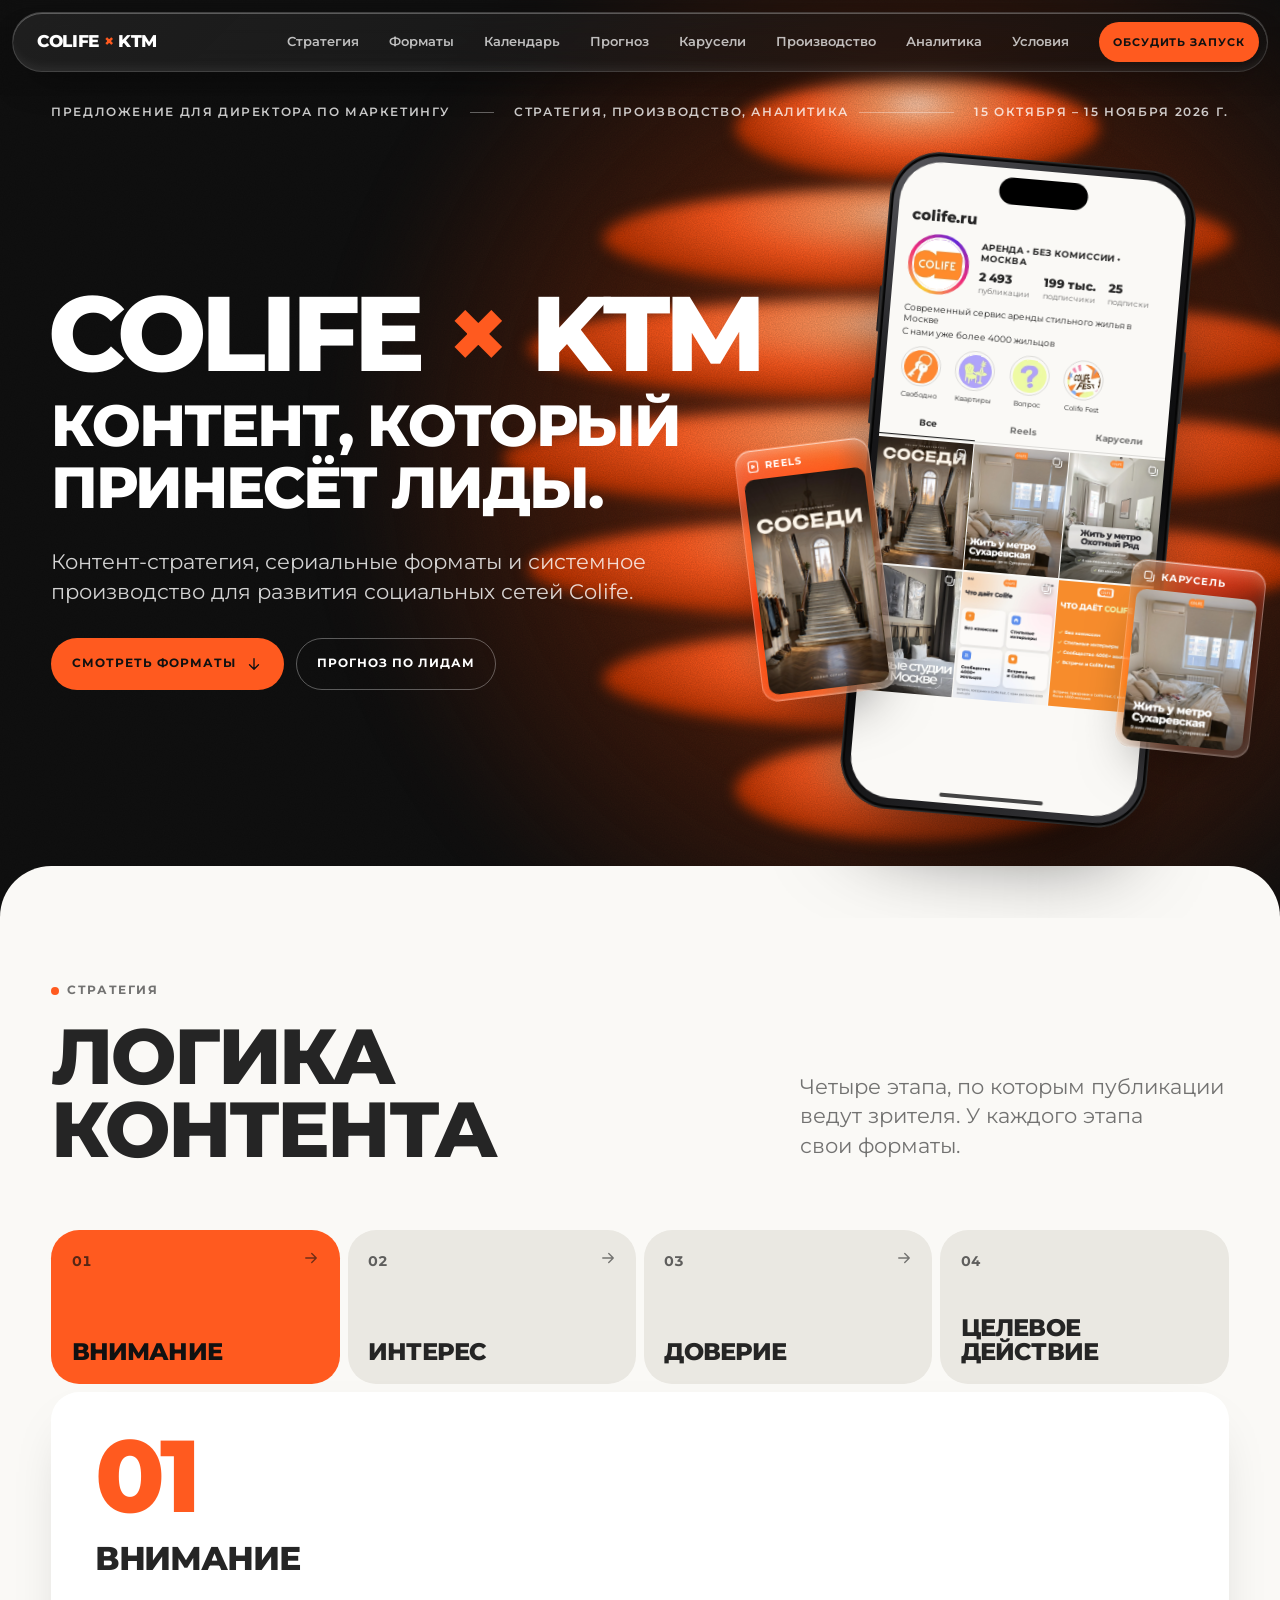
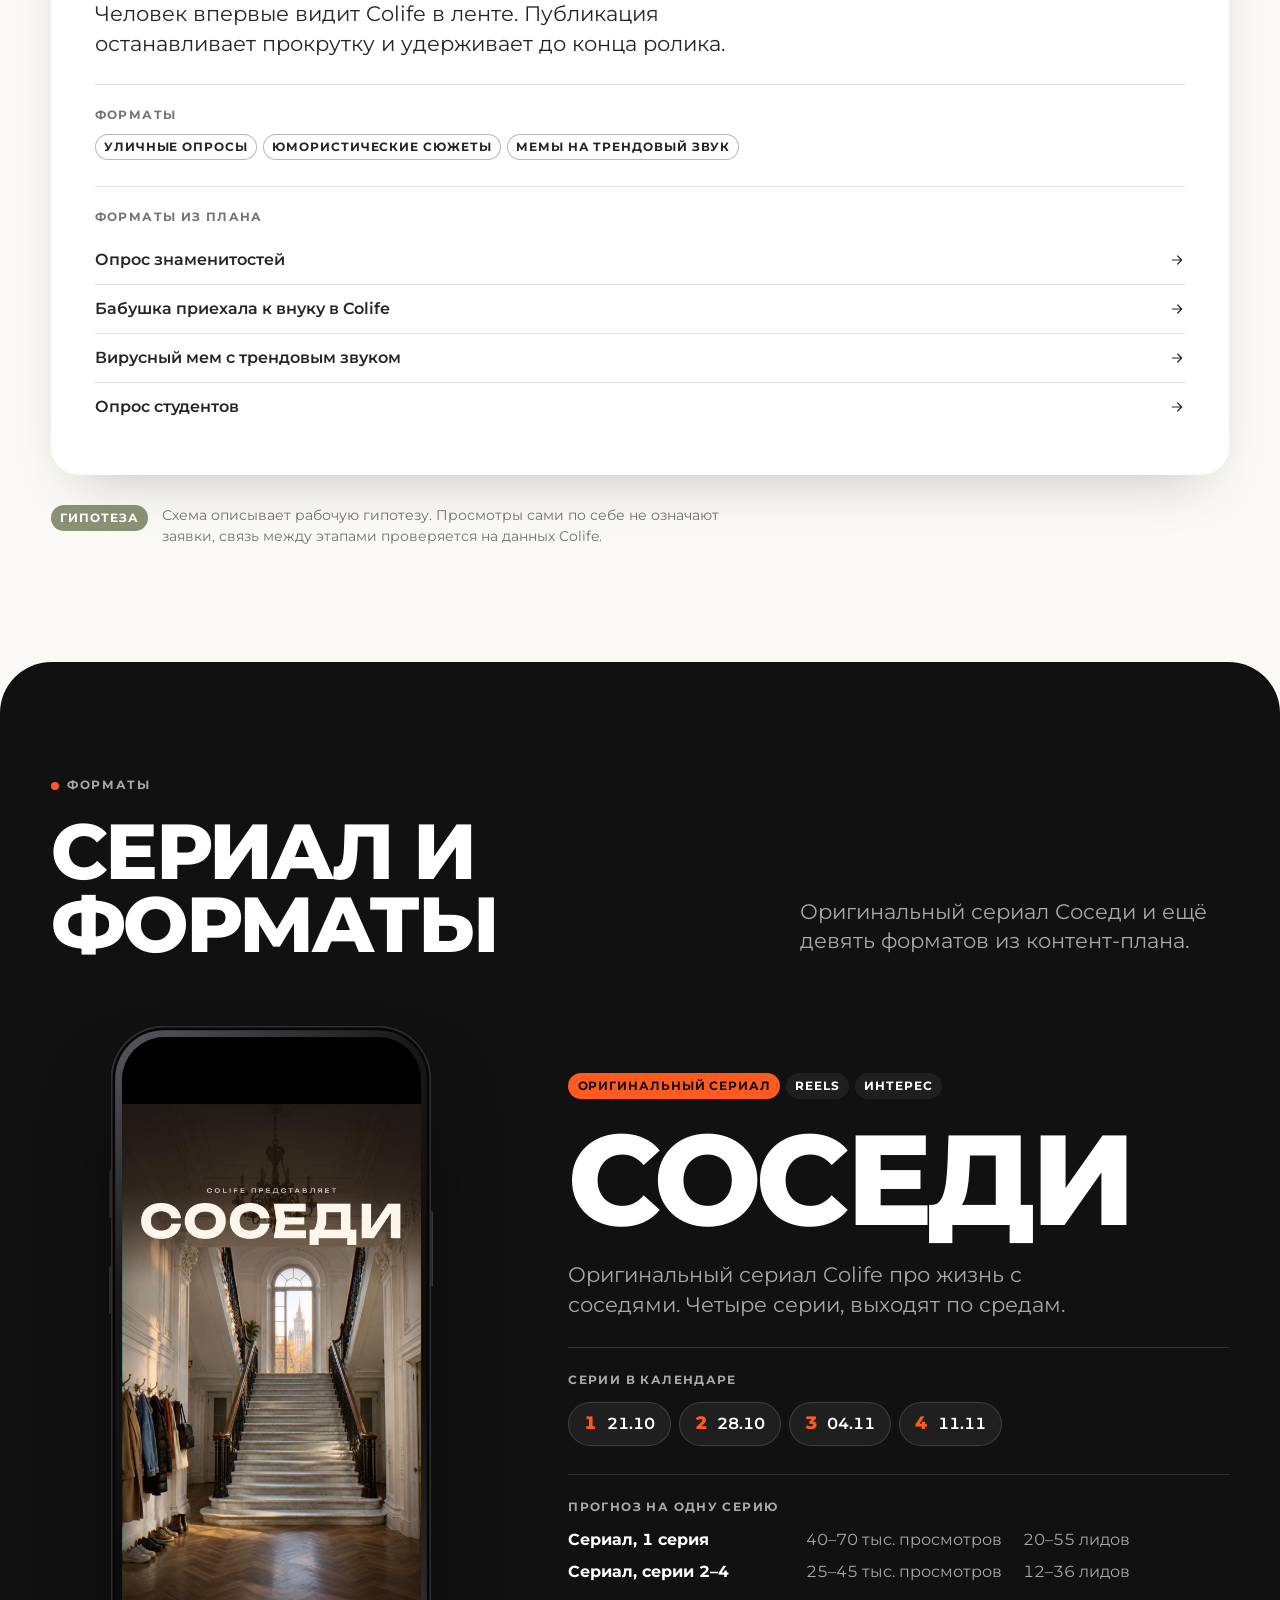
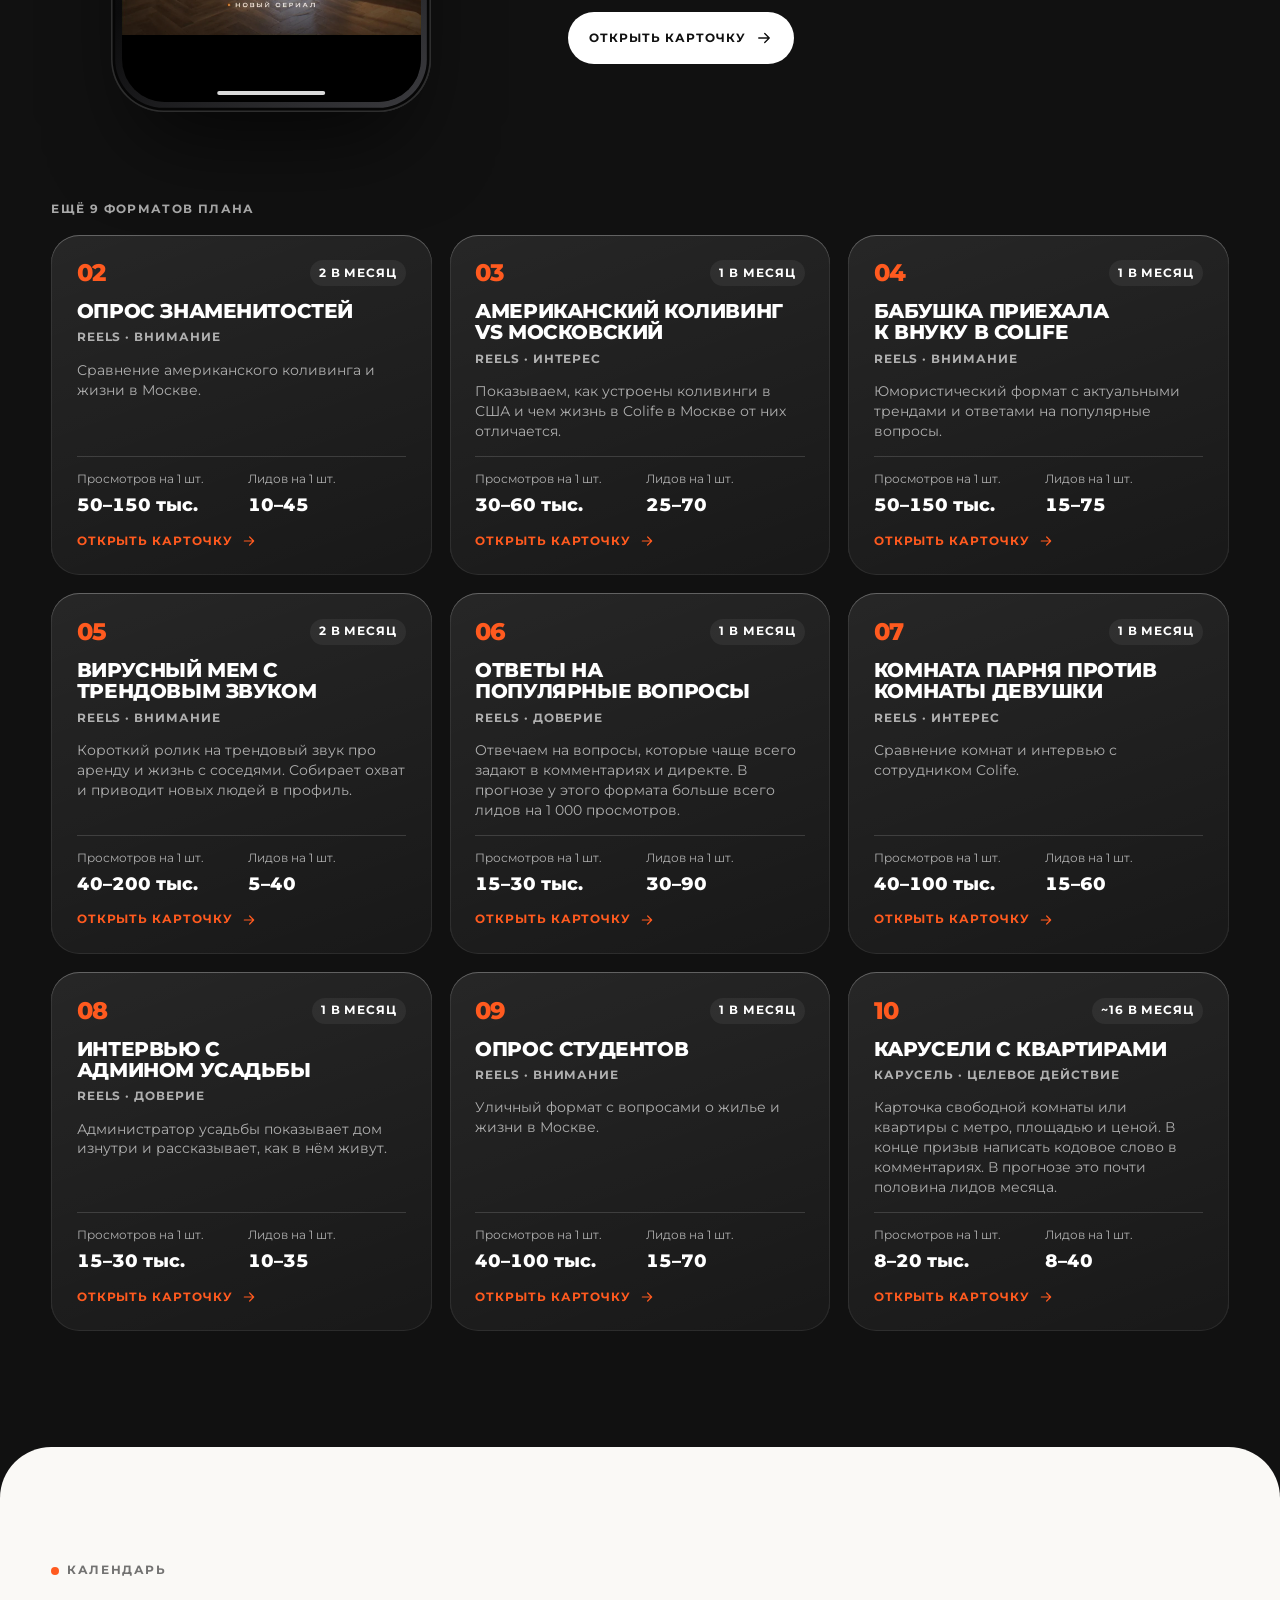
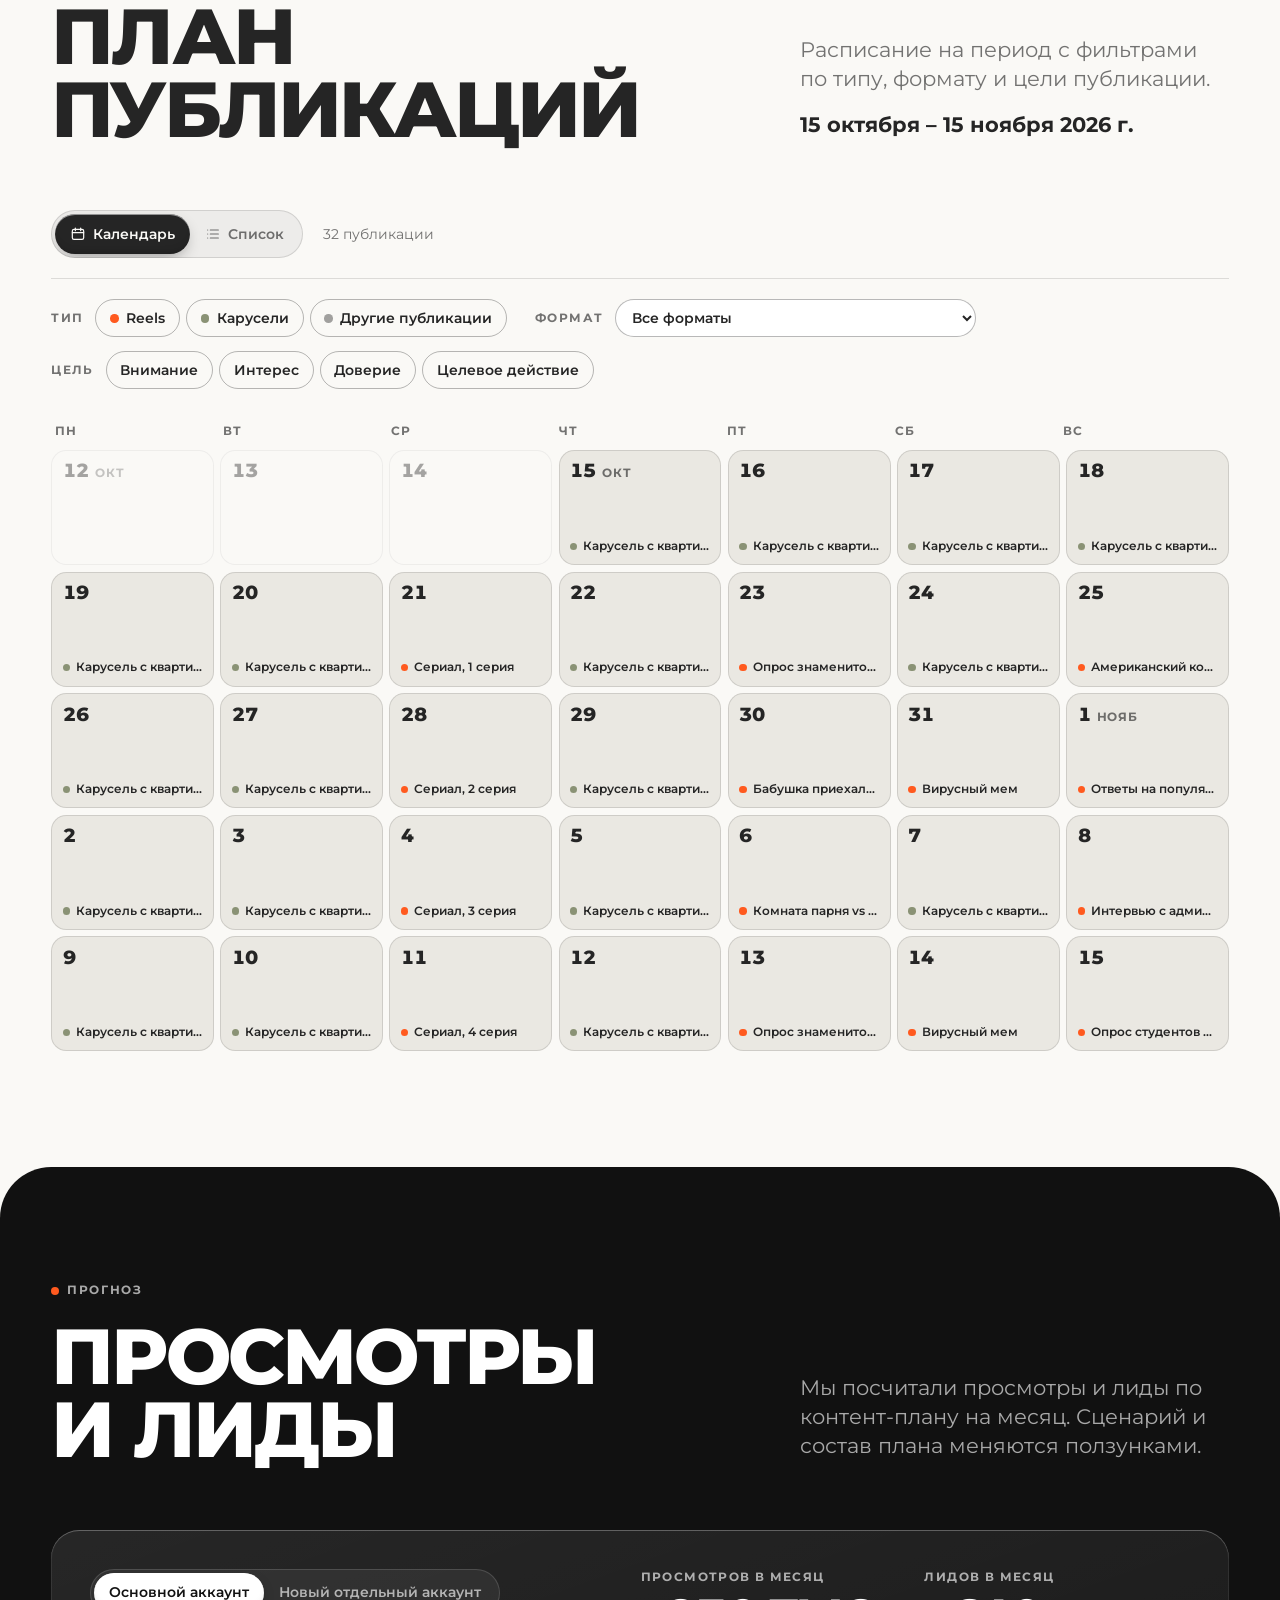
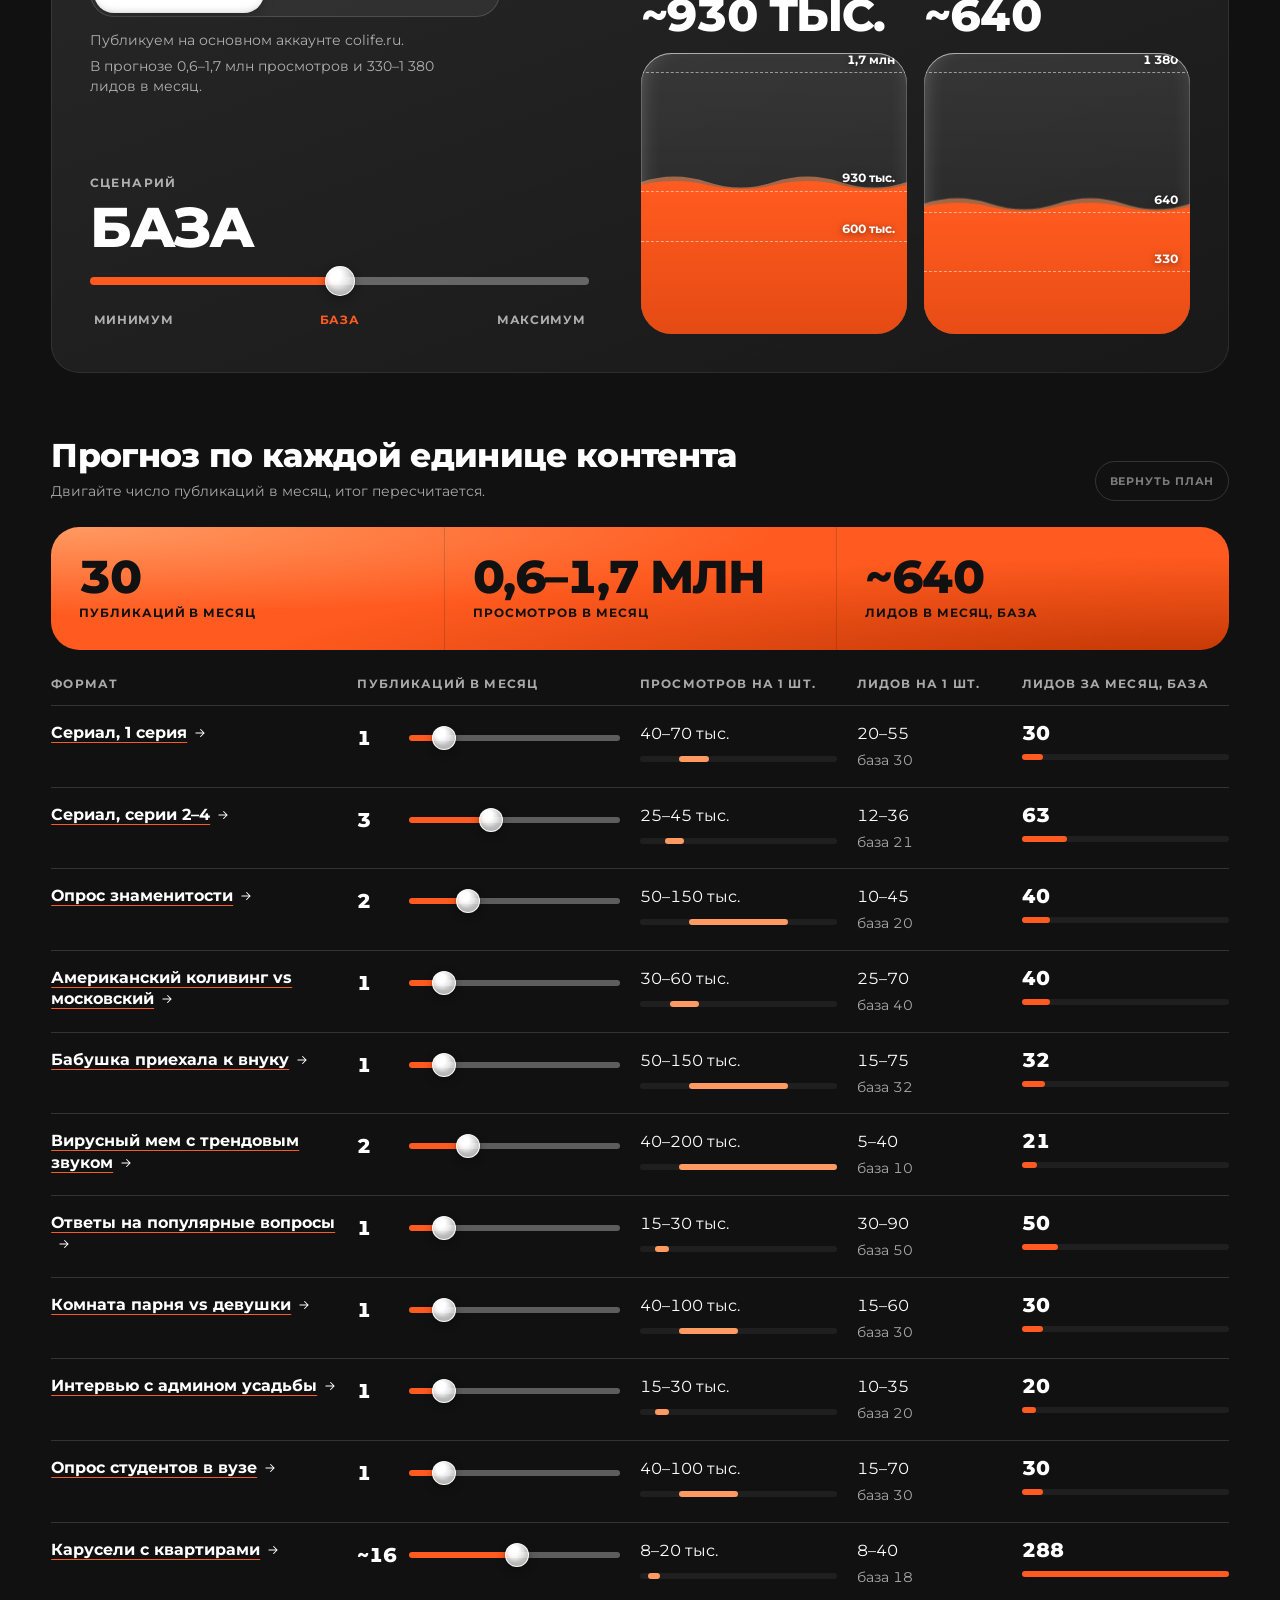
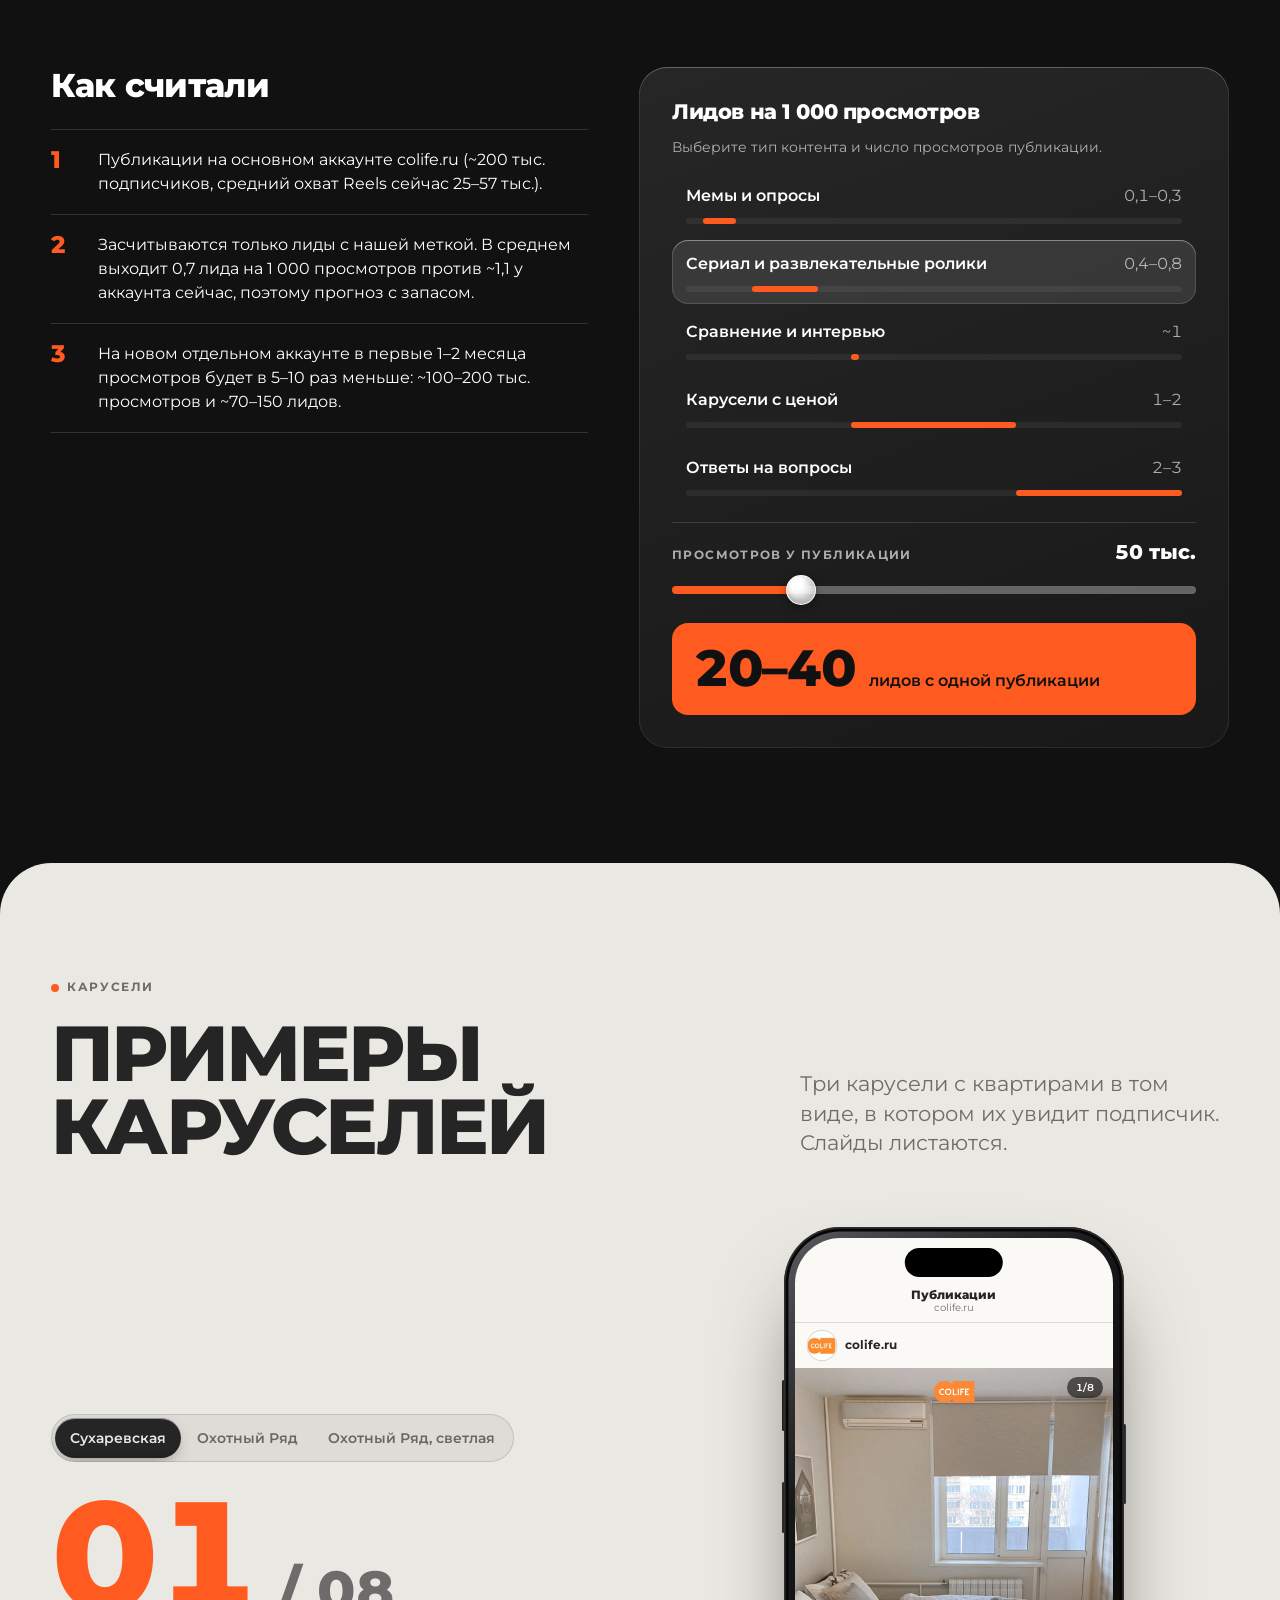
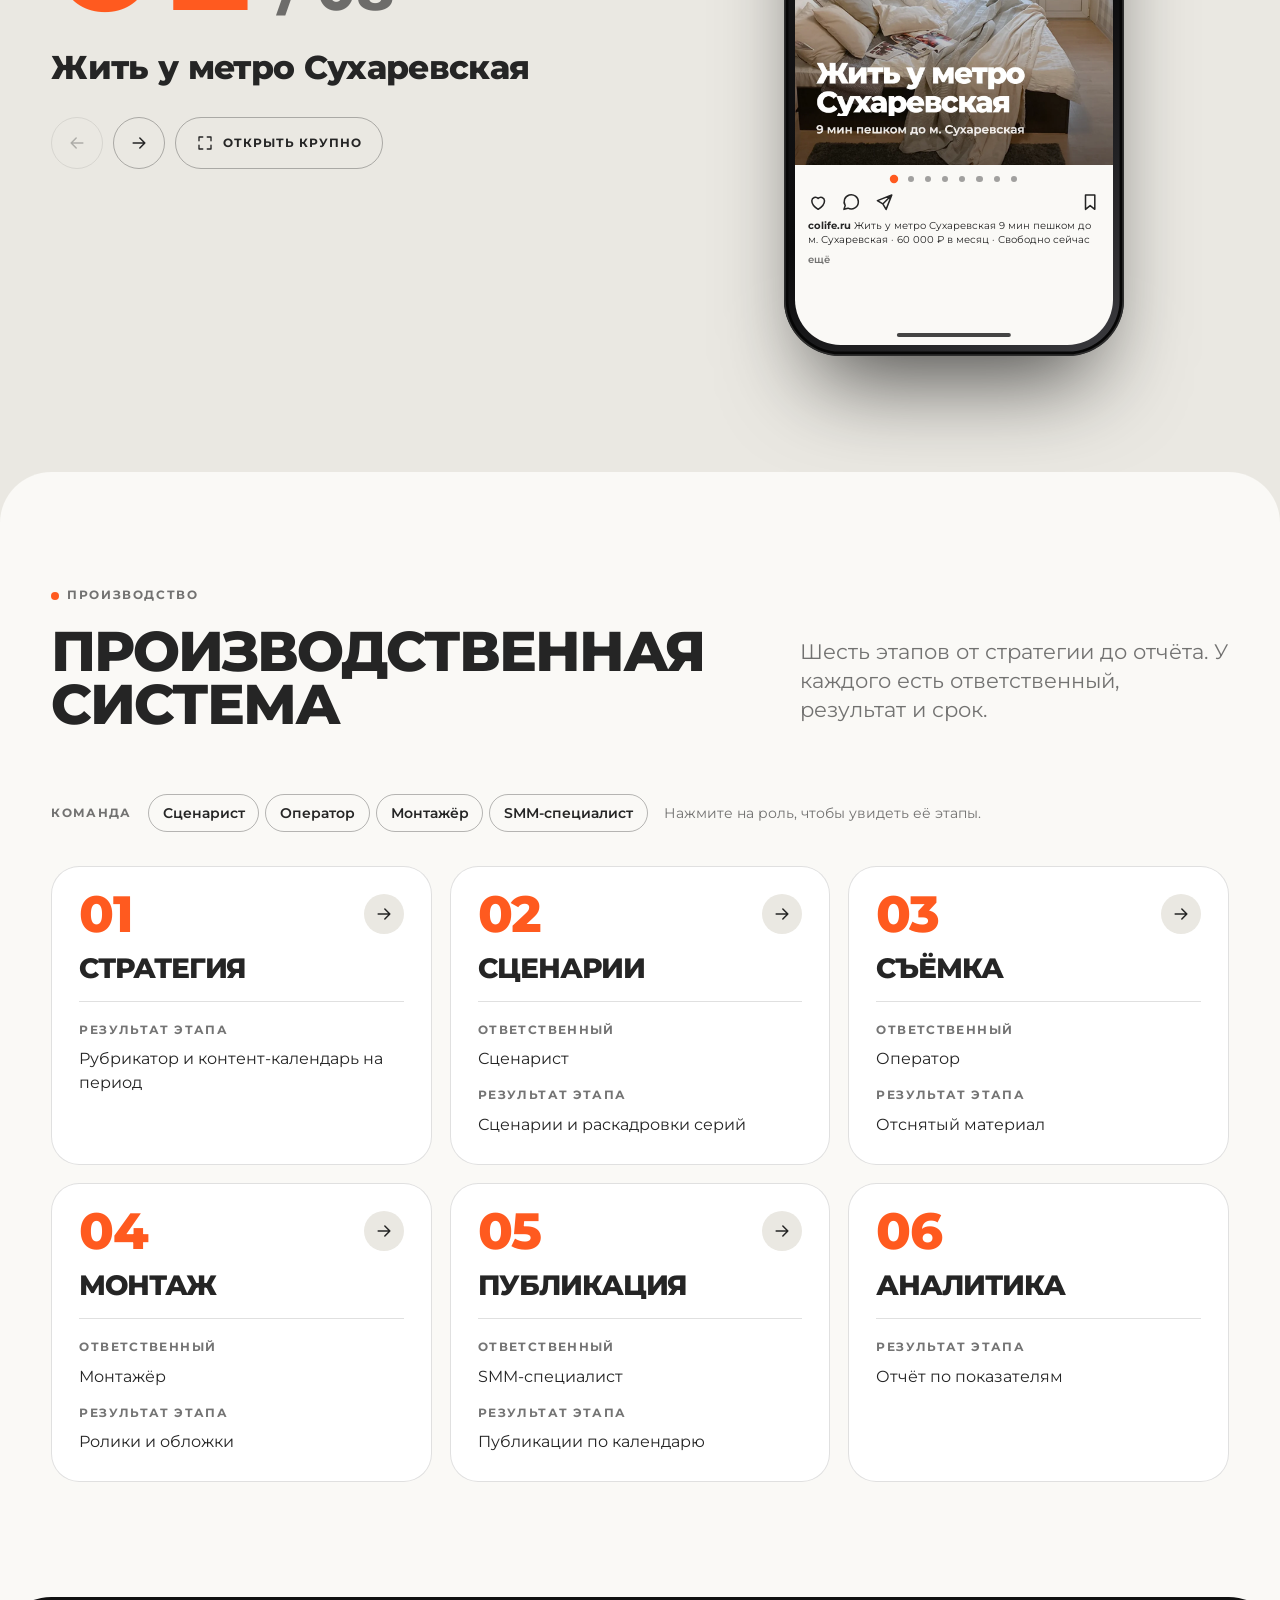
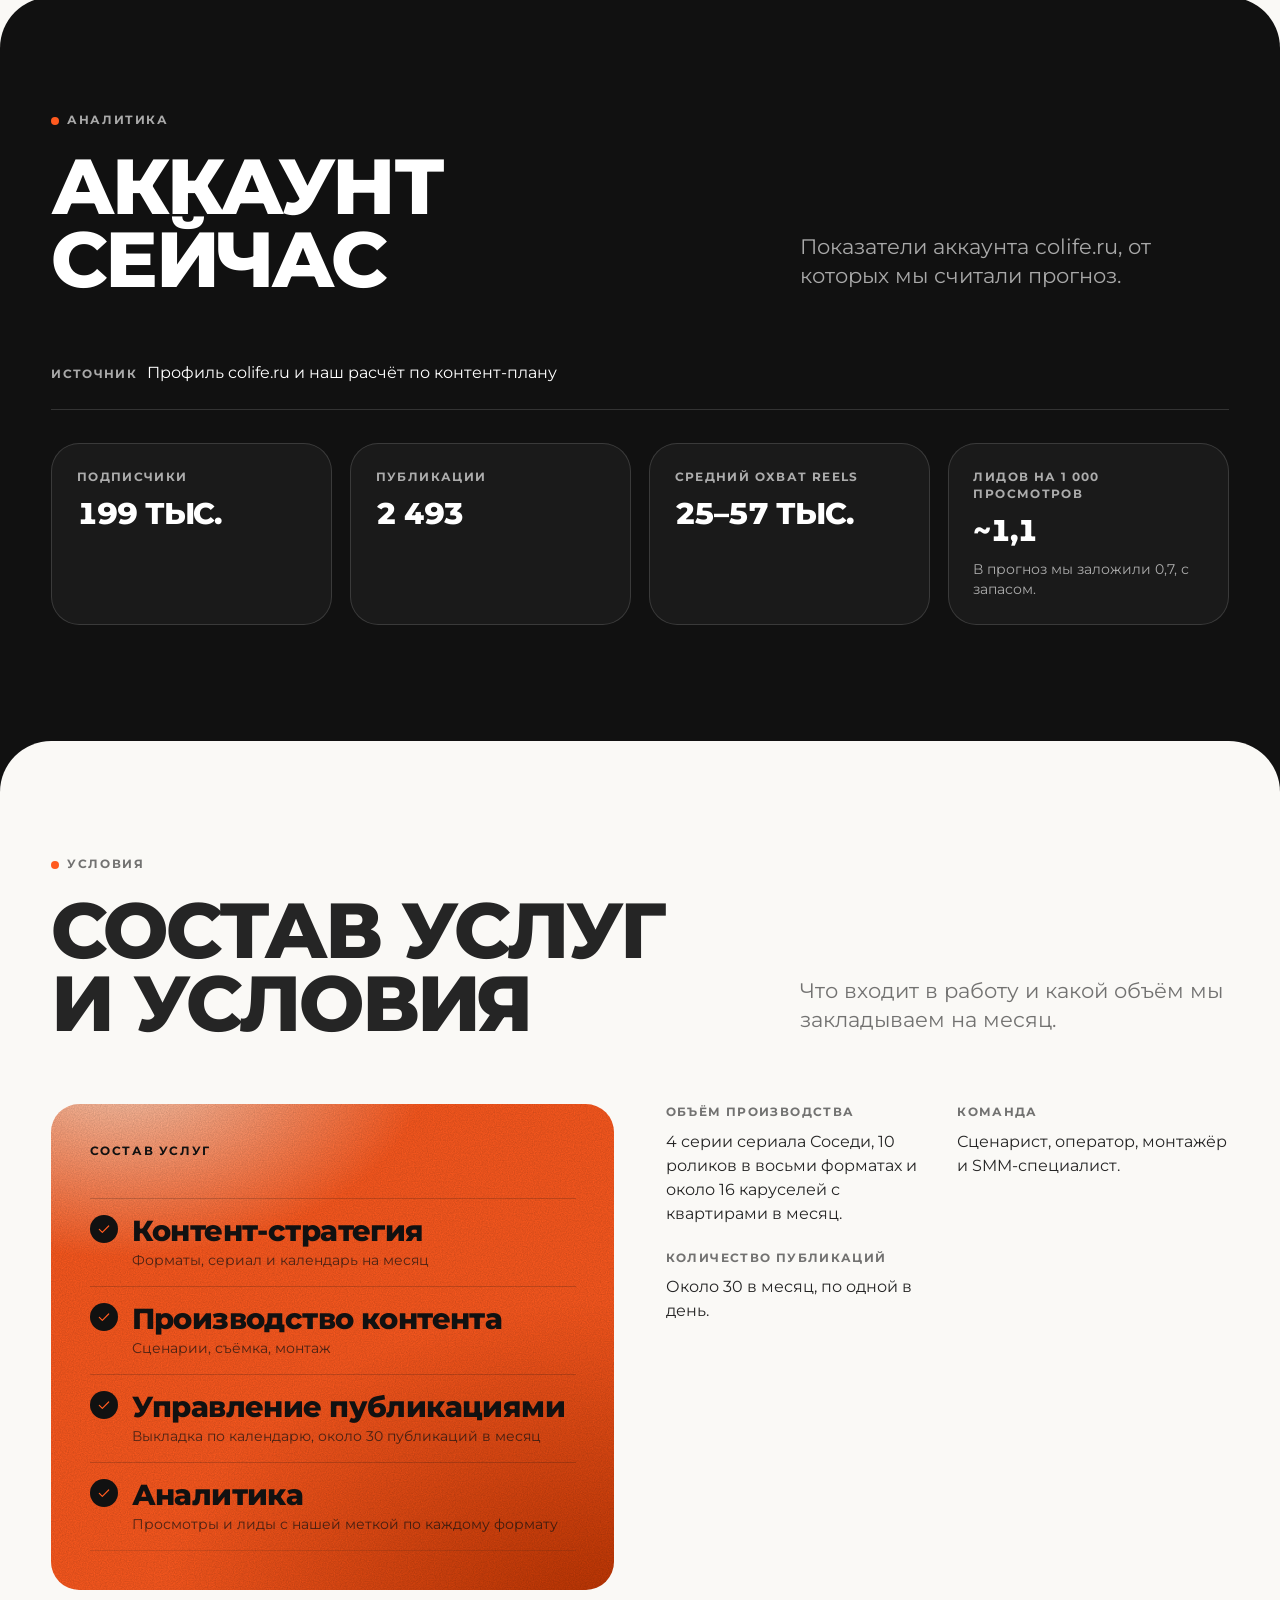
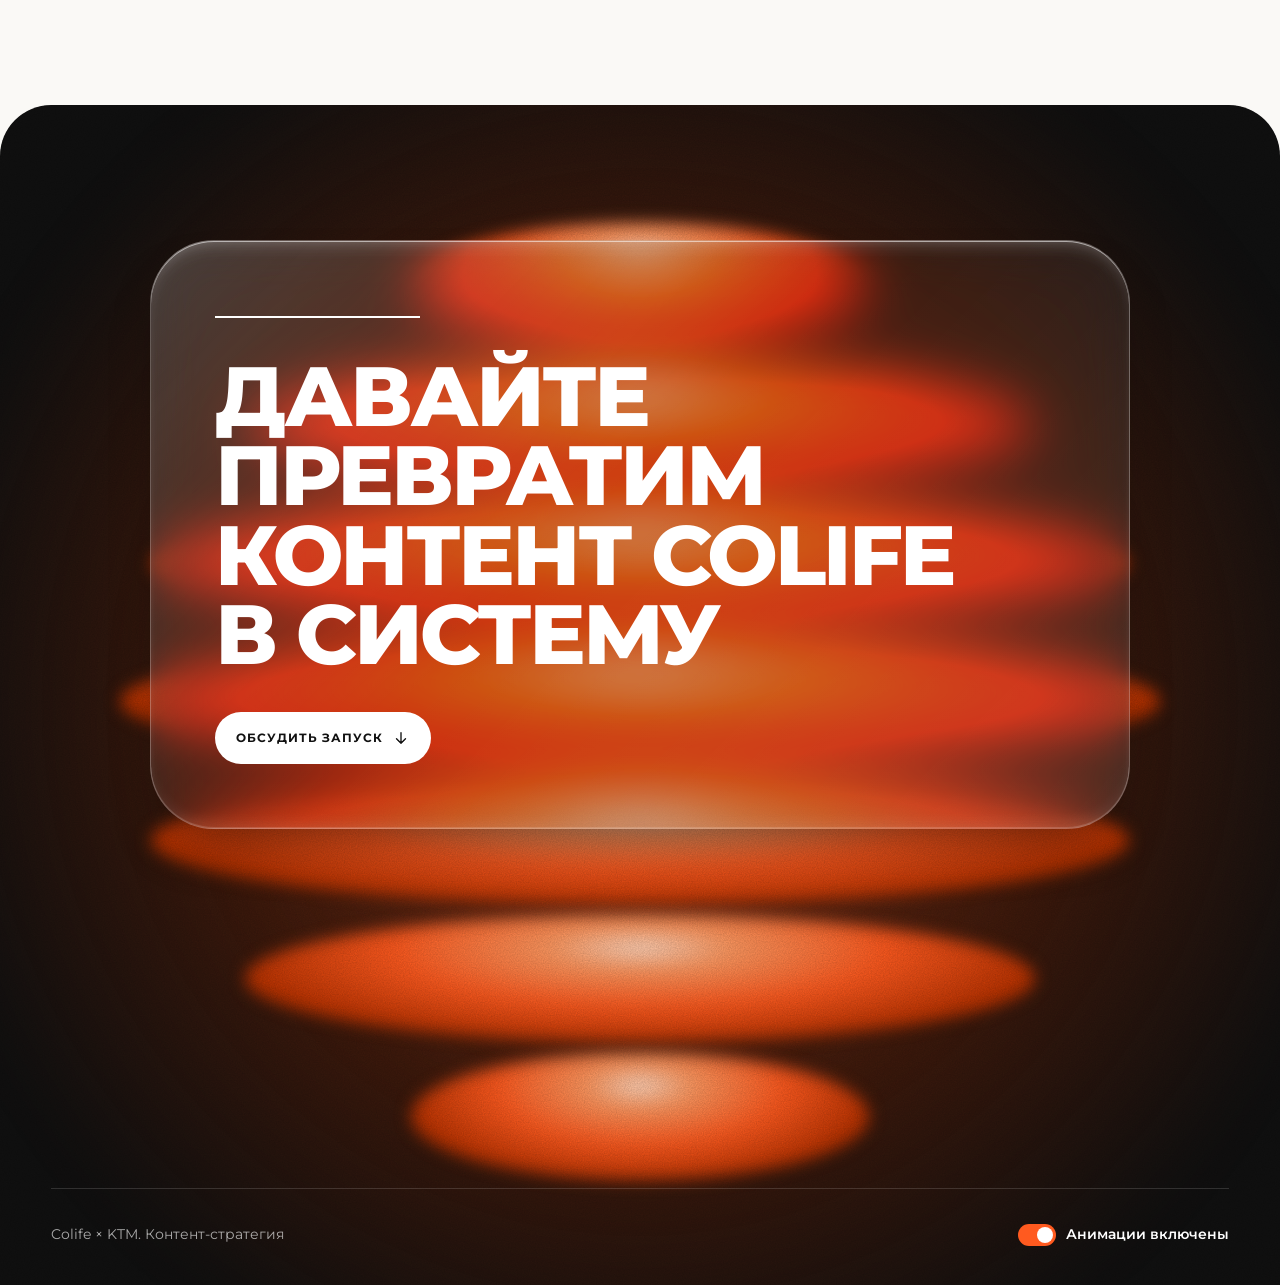
<file: colifeoffer/index.html>
<!doctype html>
<html lang="ru">
  <head>
    <meta charset="UTF-8" />
    <meta name="viewport" content="width=device-width, initial-scale=1.0, viewport-fit=cover" />
    <meta name="robots" content="noindex, nofollow" />
    <meta name="theme-color" content="#111111" />
    <title>Colife × KTM. Контент-стратегия</title>
    <meta name="description" content="Контент-стратегия, сериальные форматы и прогноз по лидам для социальных сетей Colife." />
    <!-- Превью ссылки в мессенджерах. Адрес картинки абсолютный: так её видят Telegram и другие -->
    <meta property="og:type" content="website" />
    <meta property="og:title" content="Colife × KTM. Контент, который принесёт лиды" />
    <meta property="og:description" content="Контент-стратегия, сериал Соседи, календарь публикаций и прогноз по лидам для Colife." />
    <meta property="og:url" content="https://nekrasov-artem.github.io/colifeoffer/" />
    <meta property="og:image" content="https://nekrasov-artem.github.io/colifeoffer/og.jpg" />
    <meta property="og:image:width" content="1200" />
    <meta property="og:image:height" content="630" />
    <meta name="twitter:card" content="summary_large_image" />
    <link
      rel="icon"
      href="data:image/svg+xml,%3Csvg xmlns='http://www.w3.org/2000/svg' viewBox='0 0 32 32'%3E%3Crect width='32' height='32' rx='8' fill='%23111'/%3E%3Ccircle cx='16' cy='16' r='8' fill='%23FF5A1F'/%3E%3C/svg%3E"
    />
    <script type="module" crossorigin src="./assets/index-Dj51swCK.js"></script>
    <link rel="stylesheet" crossorigin href="./assets/index-CNMK2VPu.css">
  </head>
  <body>
    <div id="root"></div>
  </body>
</html>
</file>
<file: colifeoffer/assets/index-CNMK2VPu.css>
@font-face{font-family:Montserrat Variable;font-style:normal;font-display:swap;font-weight:100 900;src:url(./montserrat-cyrillic-ext-wght-normal-CO5hGrJv.woff2)format("woff2-variations");unicode-range:U+460-52F,U+1C80-1C8A,U+20B4,U+2DE0-2DFF,U+A640-A69F,U+FE2E-FE2F}@font-face{font-family:Montserrat Variable;font-style:normal;font-display:swap;font-weight:100 900;src:url(./montserrat-cyrillic-wght-normal-EAA9jha_.woff2)format("woff2-variations");unicode-range:U+301,U+400-45F,U+490-491,U+4B0-4B1,U+2116}@font-face{font-family:Montserrat Variable;font-style:normal;font-display:swap;font-weight:100 900;src:url(./montserrat-vietnamese-wght-normal-k7S-YeeD.woff2)format("woff2-variations");unicode-range:U+102-103,U+110-111,U+128-129,U+168-169,U+1A0-1A1,U+1AF-1B0,U+300-301,U+303-304,U+308-309,U+323,U+329,U+1EA0-1EF9,U+20AB}@font-face{font-family:Montserrat Variable;font-style:normal;font-display:swap;font-weight:100 900;src:url(./montserrat-latin-ext-wght-normal-BsZE-iaG.woff2)format("woff2-variations");unicode-range:U+100-2BA,U+2BD-2C5,U+2C7-2CC,U+2CE-2D7,U+2DD-2FF,U+304,U+308,U+329,U+1D00-1DBF,U+1E00-1E9F,U+1EF2-1EFF,U+2020,U+20A0-20AB,U+20AD-20C0,U+2113,U+2C60-2C7F,U+A720-A7FF}@font-face{font-family:Montserrat Variable;font-style:normal;font-display:swap;font-weight:100 900;src:url(./montserrat-latin-wght-normal-l_AIctKy.woff2)format("woff2-variations");unicode-range:U+??,U+131,U+152-153,U+2BB-2BC,U+2C6,U+2DA,U+2DC,U+304,U+308,U+329,U+2000-206F,U+20AC,U+2122,U+2191,U+2193,U+2212,U+2215,U+FEFF,U+FFFD}:root{--orange:#ff5a1f;--orange-light:#ff9a62;--orange-pale:#ffd9c2;--orange-deep:#b93200;--cream:#faf9f6;--sand:#eae8e2;--ink:#252525;--sage:#8a9275;--night:#111;--white:#fff;--accent:var(--orange);--accent-hover:var(--orange-light);--on-accent:var(--night);--secondary:var(--sage);--font-display:"Montserrat Variable", "Montserrat", "Helvetica Neue", Arial, sans-serif;--font-body:"Montserrat Variable", "Montserrat", "Helvetica Neue", Arial, sans-serif;--display-weight:800;--display-case:uppercase;--display-tracking:-.035em;--display-leading:.94;--text-xs:.72rem;--text-sm:.86rem;--text-md:1rem;--text-lg:clamp(1.05rem, .95rem + .5vw, 1.3rem);--text-h3:clamp(1.35rem, 1.1rem + 1.2vw, 2.1rem);--text-h2:clamp(2.1rem, 1.2rem + 4.6vw, 5.4rem);--radius-section:clamp(28px, 4vw, 56px);--radius-card:clamp(20px, 2.2vw, 32px);--radius-inner:16px;--radius-small:10px;--radius-pill:999px;--page-max:1360px;--gutter:clamp(16px, 4vw, 56px);--section-y:clamp(72px, 9vw, 140px);--gap:clamp(12px, 1.4vw, 20px);--glass-fill:linear-gradient(135deg, #fff3, #ffffff0d 46%, #ffffff1f);--glass-stroke:#ffffff42;--glass-blur:26px;--glass-saturate:180%;--glass-rim:inset 0 1px 0 #ffffff8c, inset 0 -1px 0 #ffffff24, inset 0 12px 20px -14px #ffffff6b, inset 0 -12px 20px -14px #ffffff29;--grain-opacity:.34;--shadow-card:0 24px 60px -28px #11111147;--shadow-device:0 50px 90px -30px #000000b3;--ease:cubic-bezier(.22, .8, .2, 1);--dur-fast:.2s;--dur:.45s;--dur-slow:.85s;--reveal-shift:26px;--reveal-blur:14px;--spring:cubic-bezier(.3, 1.36, .5, 1);--dur-spring:.75s;--grain:url("data:image/svg+xml,%3Csvg xmlns='http://www.w3.org/2000/svg' width='240' height='240'%3E%3Cfilter id='n'%3E%3CfeTurbulence type='fractalNoise' baseFrequency='.85' numOctaves='2' stitchTiles='stitch'/%3E%3CfeColorMatrix values='0 0 0 0 0 0 0 0 0 0 0 0 0 0 0 0 0 0 .6 0'/%3E%3C/filter%3E%3Crect width='100%25' height='100%25' filter='url(%23n)'/%3E%3C/svg%3E")}@supports (transition-timing-function:linear(0, 1)){:root{--spring:linear(0, .009, .035 2.1%, .141 4.4%, .723 12.9%, .938 16.7%, 1.017, 1.077, 1.121, 1.149 24.3%, 1.159, 1.163, 1.161, 1.154 29.9%, 1.129 32.8%, 1.051 39.6%, 1.017 43.1%, .991, .977 51%, .974 53.8%, .975 57.1%, .997 69.8%, 1.003 76.9%, 1.004 83.8%, 1)}}[data-theme=light]{--surface:var(--cream);--surface-alt:var(--sand);--card:var(--white);--text:var(--ink)}[data-theme=sand]{--surface:var(--sand);--surface-alt:var(--cream);--card:var(--cream);--text:var(--ink)}[data-theme=dark]{--surface:var(--night);--surface-alt:#1c1c1c;--card:#1a1a1a;--text:var(--white)}[data-theme]{--text-muted:color-mix(in srgb, var(--text) 64%, transparent);--text-faint:color-mix(in srgb, var(--text) 42%, transparent);--line:color-mix(in srgb, var(--text) 14%, transparent);--line-strong:color-mix(in srgb, var(--text) 32%, transparent);--fill-soft:color-mix(in srgb, var(--text) 6%, transparent);color:var(--text)}*,:before,:after{box-sizing:border-box}html{-webkit-text-size-adjust:100%;scroll-behavior:smooth;scroll-padding-top:84px;overflow-x:clip}html[data-motion=off]{scroll-behavior:auto}html.is-locked{overflow:hidden}body{font-family:var(--font-body);font-size:var(--text-md);color:var(--white);background:var(--night);-webkit-font-smoothing:antialiased;text-rendering:optimizelegibility;margin:0;line-height:1.5;overflow-x:clip}h1,h2,h3,h4,p,ul,ol,dl,dd,figure{margin:0}ul,ol{padding:0;list-style:none}img,video,svg{max-width:100%;display:block}button,input,select,textarea{font:inherit;color:inherit}button{cursor:pointer;-webkit-tap-highlight-color:transparent;background:0 0;border:0;padding:0}a{color:inherit}:focus-visible{outline:2px solid var(--accent);outline-offset:3px}::selection{background:var(--accent);color:var(--on-accent)}.container{width:min(100% - var(--gutter) * 2, var(--page-max));margin-inline:auto}.sr-only{clip-path:inset(50%);white-space:nowrap;width:1px;height:1px;position:absolute;overflow:hidden}.skip-link{z-index:200;border-radius:var(--radius-pill);background:var(--accent);color:var(--on-accent);padding:12px 18px;font-weight:700;text-decoration:none;position:fixed;top:12px;left:12px;transform:translateY(-200%)}.skip-link:focus{transform:none}.display{font-family:var(--font-display);font-weight:var(--display-weight);text-transform:var(--display-case);letter-spacing:var(--display-tracking);line-height:var(--display-leading);text-wrap:balance}.kicker{font-size:var(--text-xs);letter-spacing:.14em;text-transform:uppercase;color:var(--text-muted);align-items:center;gap:.7em;font-weight:700;display:inline-flex}.kicker:before{content:"";background:var(--accent);border-radius:50%;width:.7em;height:.7em}.label{font-size:var(--text-xs);letter-spacing:.12em;text-transform:uppercase;color:var(--text-muted);font-weight:700}.btn{border-radius:var(--radius-pill);letter-spacing:.08em;text-transform:uppercase;white-space:nowrap;min-height:52px;transition:transform var(--dur-fast) var(--ease), background-color var(--dur-fast) var(--ease), border-color var(--dur-fast) var(--ease), color var(--dur-fast) var(--ease);border:1px solid #0000;justify-content:center;align-items:center;gap:.7em;padding:0 1.6em;font-size:.78rem;font-weight:700;text-decoration:none;display:inline-flex;position:relative;overflow:hidden}.btn:active{transform:scale(.97)}.btn--primary{background:var(--accent);color:var(--on-accent)}.btn--ghost{border-color:var(--line-strong);color:var(--text)}.btn--light{background:var(--white);color:var(--night)}.btn--small{min-height:40px;padding:0 1.2em;font-size:.7rem}.btn--danger{border-color:var(--line-strong);color:#c4320a}.btn[disabled]{opacity:.45;cursor:not-allowed}@media (hover:hover){.btn--primary:hover{background:var(--accent-hover);transform:translateY(-2px)}.btn--ghost:hover{border-color:var(--text)}.btn--light:hover{background:var(--night);color:var(--white);transform:translateY(-2px)}}.icon-btn{border:1px solid var(--line-strong);width:44px;height:44px;color:var(--text);transition:background-color var(--dur-fast) var(--ease), color var(--dur-fast) var(--ease), border-color var(--dur-fast) var(--ease), opacity var(--dur-fast) var(--ease);border-radius:50%;flex:none;place-items:center;display:inline-grid;position:relative;overflow:hidden}.icon-btn[disabled]{opacity:.3;cursor:default}@media (hover:hover){.icon-btn:not([disabled]):hover{background:var(--text);border-color:var(--text);color:var(--surface)}}.chip{border:1px solid var(--line-strong);border-radius:var(--radius-pill);min-height:38px;font-size:var(--text-sm);color:var(--text);white-space:nowrap;transition:background-color var(--dur-fast) var(--ease), color var(--dur-fast) var(--ease), border-color var(--dur-fast) var(--ease);align-items:center;gap:.55em;padding:0 1em;font-weight:600;display:inline-flex;position:relative;overflow:hidden}.chip[aria-pressed=true],.chip[aria-selected=true]{background:var(--text);border-color:var(--text);color:var(--surface)}@media (hover:hover){.chip:hover{border-color:var(--text)}}.tag{border-radius:var(--radius-pill);background:var(--fill-soft);font-size:var(--text-xs);letter-spacing:.08em;text-transform:uppercase;color:var(--text);white-space:nowrap;align-items:center;gap:.5em;padding:.38em .8em;font-weight:700;display:inline-flex}.tag--accent{background:var(--accent);color:var(--on-accent)}.tag--sage{background:var(--secondary);color:var(--white)}.tag--outline{box-shadow:inset 0 0 0 1px var(--line-strong);background:0 0}.tag--demo{color:#111;background:#ffe14a}.dot{background:currentColor;border-radius:50%;flex:none;width:.62em;height:.62em}.dot--reels{background:var(--accent)}.dot--carousel{background:var(--secondary)}.dot--other{background:var(--text-faint)}.grain{background-image:var(--grain);opacity:var(--grain-opacity);pointer-events:none;position:absolute;inset:0}.reveal{opacity:0;filter:blur(var(--reveal-blur));transform:translate3d(0, var(--reveal-shift), 0) scale(.985);transition:opacity var(--dur-slow) var(--ease) var(--reveal-delay,0s), filter var(--dur-slow) var(--ease) var(--reveal-delay,0s), transform var(--dur-slow) var(--ease) var(--reveal-delay,0s)}.reveal.is-in{opacity:1;filter:none;transform:none}.glass{border:1px solid var(--glass-stroke);background:var(--glass-fill);-webkit-backdrop-filter:blur(var(--glass-blur)) saturate(var(--glass-saturate));backdrop-filter:blur(var(--glass-blur)) saturate(var(--glass-saturate));box-shadow:var(--glass-rim), 0 30px 60px -30px #000000a6}[data-shine]:after{content:"";border-radius:inherit;background:radial-gradient(460px circle at var(--mx,50%) var(--my,-30%), #fff3, transparent 62%);opacity:0;pointer-events:none;transition:opacity var(--dur) var(--ease);position:absolute;inset:0}@media (hover:hover){[data-shine]:hover:after{opacity:1}}.btn:after,.chip:after,.icon-btn:after{content:"";top:var(--ry,50%);left:var(--rx,50%);opacity:0;pointer-events:none;background:currentColor;border-radius:50%;width:12px;height:12px;position:absolute;transform:translate(-50%,-50%)scale(0)}.is-rippling:after{animation:ripple .7s var(--ease)}@keyframes ripple{0%{opacity:.28;transform:translate(-50%,-50%)scale(0)}to{opacity:0;transform:translate(-50%,-50%)scale(36)}}.top-blur{z-index:40;-webkit-backdrop-filter:blur(12px);backdrop-filter:blur(12px);pointer-events:none;height:96px;position:fixed;top:0;left:0;right:0;-webkit-mask-image:linear-gradient(#000 28%,#0000);mask-image:linear-gradient(#000 28%,#0000)}html[data-motion=off] .reveal{opacity:1;filter:none;transform:none}html[data-motion=off] *,html[data-motion=off] :before,html[data-motion=off] :after{transition-duration:.001ms!important;transition-delay:0s!important;animation-duration:.001ms!important;animation-iteration-count:1!important;animation-delay:0s!important}._slot_2046h_1{border-radius:inherit;background:var(--fill-soft);width:100%;position:relative;overflow:hidden}._media_2046h_9{object-fit:var(--fit,cover);width:100%;height:100%}._empty_2046h_15{text-align:center;color:var(--text-muted);background:repeating-linear-gradient(-45deg, transparent 0 11px, color-mix(in srgb, var(--text) 4%, transparent) 11px 12px), var(--fill-soft);box-shadow:inset 0 0 0 1px var(--line);flex-direction:column;justify-content:center;align-items:center;gap:8px;padding:16px;display:flex}._label_2046h_34{font-size:var(--text-sm);color:var(--text);text-wrap:balance;font-weight:700}._note_2046h_41{font-size:var(--text-xs);text-wrap:balance}._hint_2046h_46{color:#111;overflow-wrap:anywhere;background:#ffe14a;border-radius:6px;max-width:100%;margin-top:4px;padding:4px 8px;font-family:ui-monospace,SF Mono,Menlo,monospace;font-size:.66rem}._compact_2046h_58{gap:4px;padding:6px}._compact_2046h_58 ._label_2046h_34{font-size:var(--slot-label,.62rem);color:var(--text-muted);font-weight:600}._dialog_oesxw_1{width:100vw;max-width:none;height:100dvh;max-height:none;color:inherit;background:0 0;border:0;margin:0;padding:0;position:fixed;inset:0;overflow:hidden}._dialog_oesxw_1:not([open]){display:none}._dialog_oesxw_1::backdrop{background:0 0}._backdrop_oesxw_24{-webkit-backdrop-filter:blur(16px)saturate(140%);backdrop-filter:blur(16px)saturate(140%);opacity:1;transition:opacity var(--dur) var(--ease);background:#08080880;position:absolute;inset:0}._panel_oesxw_34{background:var(--surface);color:var(--text);transition:transform var(--dur-spring) var(--spring), filter var(--dur) var(--ease), opacity var(--dur) var(--ease);flex-direction:column;display:flex;position:absolute;overflow:hidden}._closing_oesxw_48 ._panel_oesxw_34{transition:transform var(--dur) var(--ease), filter var(--dur) var(--ease), opacity var(--dur) var(--ease)}@starting-style{._dialog_oesxw_1[open] ._backdrop_oesxw_24{opacity:0}}._closing_oesxw_48 ._backdrop_oesxw_24{opacity:0}._full_oesxw_68 ._panel_oesxw_34{border-radius:var(--radius-card);max-width:1280px;margin-inline:auto;inset:16px}@starting-style{._full_oesxw_68[open] ._panel_oesxw_34{opacity:0;filter:blur(18px);transform:translateY(40px)scale(.94)}}._full_oesxw_68._closing_oesxw_48 ._panel_oesxw_34{opacity:0;filter:blur(14px);transform:translateY(20px)scale(.97)}._sheet_oesxw_92 ._panel_oesxw_34{transition:transform .55s var(--ease);border-radius:var(--radius-card);width:min(560px,100% - 24px);top:12px;bottom:12px;right:12px}@starting-style{._sheet_oesxw_92[open] ._panel_oesxw_34{transform:translate(calc(100% + 24px))}}._sheet_oesxw_92._closing_oesxw_48 ._panel_oesxw_34{transform:translate(calc(100% + 24px))}._bare_oesxw_113 ._backdrop_oesxw_24{-webkit-backdrop-filter:blur(30px)saturate(140%);backdrop-filter:blur(30px)saturate(140%);background:#080808d1}._bare_oesxw_113 ._panel_oesxw_34{background:0 0;inset:0}@starting-style{._bare_oesxw_113[open] ._panel_oesxw_34{opacity:0;filter:blur(16px);transform:scale(1.04)}}._bare_oesxw_113._closing_oesxw_48 ._panel_oesxw_34{opacity:0;filter:blur(12px)}@media (max-width:720px){._full_oesxw_68 ._panel_oesxw_34{border-radius:0;inset:0}._sheet_oesxw_92 ._panel_oesxw_34{border-radius:var(--radius-card) var(--radius-card) 0 0;width:100%;max-height:92dvh;inset:auto 0 0}@starting-style{._sheet_oesxw_92[open] ._panel_oesxw_34{transform:translateY(100%)}}._sheet_oesxw_92._closing_oesxw_48 ._panel_oesxw_34{transform:translateY(100%)}}._viewport_1lto3_1{touch-action:pan-y;cursor:grab;-webkit-user-select:none;user-select:none;position:relative;overflow:hidden}._viewport_1lto3_1:active{cursor:grabbing}._viewport_1lto3_1:focus-visible{outline-offset:-2px}._track_1lto3_18{height:100%;transform:translate3d(calc(var(--index) * -100% + var(--drag)), 0, 0);transition:transform var(--dur) var(--ease);will-change:transform;display:flex}._dragging_1lto3_26{transition:none}._slide_1lto3_30{flex:0 0 100%;min-width:0;height:100%}._box_ql6qh_1{height:100%;color:var(--white);grid-template-rows:auto minmax(0,1fr);padding:16px clamp(12px,3vw,32px) clamp(16px,3vw,32px);display:grid}._bar_ql6qh_9{align-items:center;gap:16px;padding-bottom:16px;display:flex}._title_ql6qh_16{min-width:0;font-size:var(--text-sm);letter-spacing:.08em;text-transform:uppercase;text-overflow:ellipsis;white-space:nowrap;flex:1;font-weight:700;overflow:hidden}._counter_ql6qh_28{font-size:var(--text-sm);font-variant-numeric:tabular-nums;color:var(--text-muted)}._stage_ql6qh_34{grid-template-columns:auto minmax(0,1fr) auto;align-items:center;gap:clamp(8px,2vw,24px);min-height:0;display:grid}._slider_ql6qh_42{height:100%}._slide_ql6qh_42{place-items:center;height:100%;display:grid}._frame_ql6qh_52{border-radius:var(--radius-inner);place-items:center;width:auto;max-width:100%;height:100%;max-height:100%;display:grid;overflow:hidden}._filled_ql6qh_63{background:0 0;height:100%}@media (max-width:720px){._stage_ql6qh_34{grid-template-rows:minmax(0,1fr) auto;grid-template-columns:minmax(0,1fr)}._slider_ql6qh_42{grid-area:1/1/auto/-1}._arrow_ql6qh_79{grid-row:2}._arrow_ql6qh_79:first-child{justify-self:start}._arrow_ql6qh_79:last-child{justify-self:end;margin-top:-44px}}._nav_47kvn_1{z-index:50;pointer-events:none;position:fixed;top:12px;left:0;right:0}._bar_47kvn_10{width:min(100% - 24px, var(--page-max));border-radius:var(--radius-pill);min-height:60px;-webkit-backdrop-filter:blur(var(--glass-blur)) saturate(var(--glass-saturate));backdrop-filter:blur(var(--glass-blur)) saturate(var(--glass-saturate));color:var(--white);pointer-events:auto;background:linear-gradient(135deg,#282828a8,#11111194);border:1px solid #ffffff29;align-items:center;gap:8px;margin-inline:auto;padding:8px 8px 8px 24px;display:flex;position:relative;overflow:hidden;box-shadow:inset 0 1px #ffffff47,inset 0 -10px 16px -12px #ffffff24,0 18px 40px -22px #000c}._brand_47kvn_33{letter-spacing:-.02em;text-transform:uppercase;align-items:center;margin-right:auto;font-size:1.05rem;font-weight:800;text-decoration:none;display:inline-flex}._brand_47kvn_33 i,._menuTitle_47kvn_45 i{color:var(--accent);font-style:normal}._brand_47kvn_33 img{width:auto;height:24px}._links_47kvn_55 ul{gap:2px;display:flex;position:relative}._links_47kvn_55 ul:before{content:"";width:var(--w,0);border-radius:var(--radius-pill);opacity:0;transform:translateX(var(--x,0));transition:transform var(--dur-spring) var(--spring), width var(--dur-spring) var(--spring), opacity var(--dur) var(--ease);background:linear-gradient(#ffffff3d,#ffffff1a);position:absolute;top:0;bottom:0;left:0;box-shadow:inset 0 1px #ffffff73,inset 0 -1px #ffffff1a}._links_47kvn_55 ul[data-indicator=shown]:before{opacity:1}._links_47kvn_55 a{border-radius:var(--radius-pill);color:#ffffffb8;transition:color var(--dur) var(--ease);padding:10px 14px;font-size:.82rem;font-weight:600;text-decoration:none;display:block;position:relative}._links_47kvn_55 a[aria-current=true]{color:var(--white)}@media (hover:hover){._links_47kvn_55 a:hover{color:var(--white)}}._cta_47kvn_108{margin-left:8px}._burger_47kvn_112{display:none}._progress_47kvn_116{background:var(--accent);height:2px;transform:scaleX(var(--progress,0));transform-origin:0;position:absolute;bottom:0;left:28px;right:28px}._menu_47kvn_45{height:100%;color:var(--white);flex-direction:column;gap:32px;padding:20px clamp(20px,6vw,40px) 32px;display:flex;overflow-y:auto}._menuTop_47kvn_139{justify-content:space-between;align-items:center;display:flex}._menuTitle_47kvn_45{text-transform:uppercase;font-size:1.05rem;font-weight:800}._menuList_47kvn_151{gap:4px;display:grid}._menuList_47kvn_151 a{padding:10px 0;font-size:clamp(1.9rem,8.5vw,3rem);text-decoration:none;display:block}._menuList_47kvn_151 a[aria-current=true]{color:var(--accent)}._menu_47kvn_45>._btn_47kvn_167,._menu_47kvn_45>a:last-child{margin-top:auto}@media (max-width:1180px){._links_47kvn_55{display:none}._burger_47kvn_112{display:inline-grid}._bar_47kvn_10{padding-left:20px}}@media (max-width:460px){._cta_47kvn_108{display:none}}._metric_14jw1_3{border-radius:var(--radius-card);background:var(--card);min-width:0;box-shadow:inset 0 0 0 1px var(--line);align-content:start;gap:14px;padding:clamp(18px,2vw,28px);display:grid}._metricValue_14jw1_14{white-space:nowrap;font-variant-numeric:tabular-nums;flex-wrap:wrap;align-items:baseline;gap:.2em;font-size:clamp(1.6rem,2.35vw,2.4rem);line-height:.95;display:flex}._metricUnit_14jw1_25{letter-spacing:0;color:var(--text-muted);font-size:.5em}._metricChange_14jw1_31{font-size:var(--text-sm);color:var(--text-muted);flex-wrap:wrap;align-items:center;gap:8px;display:flex}._delta_14jw1_40{border-radius:var(--radius-pill);font-variant-numeric:tabular-nums;color:var(--text);align-items:center;gap:4px;padding:.3em .7em;font-weight:700;display:inline-flex}._deltaGood_14jw1_51{background:var(--secondary);color:var(--white)}._deltaBad_14jw1_56{box-shadow:inset 0 0 0 1px var(--line-strong)}._deltaArrow_14jw1_60{display:inline-flex;transform:rotate(-45deg)}._deltaDown_14jw1_65{transform:rotate(45deg)}._metricNote_14jw1_69{font-size:var(--text-sm);color:var(--text-muted);line-height:1.45}._bars_14jw1_77{gap:18px;display:grid}._barRow_14jw1_82{grid-template-columns:minmax(0,1fr) auto;align-items:baseline;gap:8px 16px;display:grid}._barLabel_14jw1_89{font-weight:600}._barValue_14jw1_93{font-size:var(--text-sm);font-variant-numeric:tabular-nums;color:var(--text-muted)}._barTrack_14jw1_99{border-radius:var(--radius-pill);background:var(--fill-soft);grid-column:1/-1;height:10px;overflow:hidden}._bar_14jw1_77{border-radius:inherit;background:var(--accent);transform-origin:0;width:100%;height:100%;transition:transform 1s var(--ease) calc(var(--i) * 80ms);display:block;transform:scaleX(0)}._shown_14jw1_118 ._bar_14jw1_77,html[data-motion=off] ._bar_14jw1_77{transform:scaleX(var(--size))}._line_14jw1_125{gap:18px;display:grid}._legend_14jw1_130{font-size:var(--text-sm);color:var(--text-muted);flex-wrap:wrap;gap:8px 20px;display:flex}._legend_14jw1_130 li{align-items:center;gap:8px;display:inline-flex}._legendCurrent_14jw1_144,._legendPrevious_14jw1_145{border-top:3px solid var(--accent);width:22px;height:0}._legendPrevious_14jw1_145{border-top:2px dashed var(--text-faint)}._lineBody_14jw1_155{grid-template-columns:auto minmax(0,1fr);gap:0 12px;display:grid}._axisY_14jw1_161{font-size:var(--text-xs);font-variant-numeric:tabular-nums;text-align:right;color:var(--text-muted);flex-direction:column;justify-content:space-between;margin-block:-.6em;display:flex}._plot_14jw1_172{aspect-ratio:16/6.5;min-height:200px;position:relative}._gridLines_14jw1_178{flex-direction:column;justify-content:space-between;display:flex;position:absolute;inset:0}._gridLines_14jw1_178 span{background:var(--line);height:1px}._plot_14jw1_172 svg{clip-path:inset(-10% 100% -10% 0);width:100%;height:100%;transition:clip-path 1.3s var(--ease);position:absolute;inset:0;overflow:visible}._shown_14jw1_118 svg,html[data-motion=off] ._plot_14jw1_172 svg{clip-path:inset(-10% -2% -10% 0)}._plot_14jw1_172 path{fill:none;stroke-linecap:round;stroke-linejoin:round;vector-effect:non-scaling-stroke}._pathCurrent_14jw1_213{stroke:var(--accent);stroke-width:3px}._pathPrevious_14jw1_218{stroke:var(--text-faint);stroke-width:2px;stroke-dasharray:5 6}._column_14jw1_225{width:36px;margin-left:-18px;position:absolute;top:0;bottom:0}._column_14jw1_225:focus-visible{outline-offset:0;border-radius:8px}._point_14jw1_238{border:2px solid var(--surface);background:var(--accent);opacity:0;width:11px;height:11px;transition:opacity var(--dur) var(--ease) .9s, transform var(--dur-fast) var(--ease);border-radius:50%;margin:-5.5px 0 0 -5.5px;position:absolute;left:50%}._pointPrevious_14jw1_253{background:var(--text-faint)}._shown_14jw1_118 ._point_14jw1_238,html[data-motion=off] ._point_14jw1_238{opacity:1}._column_14jw1_225:hover ._point_14jw1_238,._column_14jw1_225:focus-visible ._point_14jw1_238{transform:scale(1.5)}._tooltip_14jw1_267{z-index:2;border-radius:var(--radius-small);background:var(--white);width:max-content;max-width:220px;color:var(--night);font-size:var(--text-xs);text-align:left;opacity:0;pointer-events:none;transition:opacity var(--dur-fast) var(--ease), transform var(--dur-fast) var(--ease);gap:2px;padding:10px 12px;line-height:1.35;display:grid;position:absolute;bottom:calc(100% + 6px);left:50%;transform:translate(-50%,6px);box-shadow:0 12px 30px -10px #00000080}._tooltipStart_14jw1_292{left:0;transform:translateY(6px)}._tooltipEnd_14jw1_297{left:auto;right:0;transform:translateY(6px)}._column_14jw1_225:hover ._tooltip_14jw1_267,._column_14jw1_225:focus-visible ._tooltip_14jw1_267{opacity:1;transform:translate(-50%)}._column_14jw1_225:hover ._tooltipStart_14jw1_292,._column_14jw1_225:focus-visible ._tooltipStart_14jw1_292,._column_14jw1_225:hover ._tooltipEnd_14jw1_297,._column_14jw1_225:focus-visible ._tooltipEnd_14jw1_297{transform:translate(0)}._axisX_14jw1_316{height:2.2em;font-size:var(--text-xs);color:var(--text-muted);grid-column:2;margin-top:10px;position:relative}._axisX_14jw1_316 span{white-space:nowrap;position:absolute;top:0;transform:translate(-50%)}._axisX_14jw1_316 span:first-child{transform:none}._axisX_14jw1_316 span:last-child{transform:translate(-100%)}@media (max-width:640px){._plot_14jw1_172{aspect-ratio:4/3}}._section_1fo52_2{margin-top:calc(var(--radius-section) * -1);padding-block:var(--section-y) calc(var(--section-y) + var(--radius-section));border-radius:var(--radius-section) var(--radius-section) 0 0;background:var(--surface);color:var(--text);position:relative}._header_1fo52_11{grid-template-columns:minmax(0,1.6fr) minmax(0,1fr);align-items:end;gap:24px clamp(24px,5vw,80px);margin-bottom:clamp(36px,5vw,72px);display:grid}._heading_1fo52_19{gap:clamp(14px,1.6vw,22px);min-width:0;display:grid;container-type:inline-size}._title_1fo52_27{font-size:min(var(--text-h2), 100cqw / (var(--longest,8) * .76))}._side_1fo52_31{gap:16px;padding-bottom:.4em;display:grid}._lead_1fo52_37{max-width:40ch;font-size:var(--text-lg);color:var(--text-muted);text-wrap:pretty;line-height:1.4}@media (max-width:860px){._header_1fo52_11{grid-template-columns:1fr;align-items:start}._side_1fo52_31{padding-bottom:0}}._empty_1v1fu_3{border:1px dashed var(--line-strong);border-radius:var(--radius-card);text-align:center;justify-items:center;gap:18px;padding:clamp(32px,6vw,88px) clamp(20px,4vw,56px);display:grid}._emptyIcon_1v1fu_13{background:var(--accent);width:72px;height:72px;color:var(--on-accent);border-radius:50%;place-items:center;display:grid}._emptyTitle_1v1fu_23{max-width:22ch;font-size:var(--text-h3);letter-spacing:-.02em;text-wrap:balance;font-weight:800;line-height:1.12}._expected_1v1fu_32{flex-wrap:wrap;justify-content:center;gap:6px;max-width:720px;display:flex}._emptyNote_1v1fu_40{max-width:52ch;font-size:var(--text-sm);color:var(--text-muted)}._hint_1v1fu_46{color:#111;background:#ffe14a;border-radius:6px;padding:4px 10px;font-family:ui-monospace,SF Mono,Menlo,monospace;font-size:.72rem}._dashboard_1v1fu_57{gap:clamp(20px,2.6vw,36px);display:grid}._demoNote_1v1fu_62{font-size:var(--text-sm);color:var(--text-muted);flex-wrap:wrap;align-items:center;gap:10px;display:flex}._meta_1v1fu_71{border-bottom:1px solid var(--line);flex-wrap:wrap;gap:10px 32px;padding-bottom:clamp(16px,2vw,24px);display:flex}._meta_1v1fu_71 p{flex-wrap:wrap;align-items:baseline;gap:10px;display:flex}._metrics_1v1fu_86{gap:var(--gap);grid-template-columns:repeat(auto-fit,minmax(230px,1fr));display:grid}._metrics_1v1fu_86>li,._metrics_1v1fu_86>li>*{height:100%}._charts_1v1fu_97{gap:var(--gap);grid-template-columns:repeat(auto-fit,minmax(min(100%,420px),1fr));display:grid}._chart_1v1fu_97{border-radius:var(--radius-card);background:var(--card);min-width:0;box-shadow:inset 0 0 0 1px var(--line);align-content:start;gap:24px;padding:clamp(18px,2.4vw,32px);display:grid}._chartTitle_1v1fu_114{letter-spacing:-.01em;font-size:1.15rem;font-weight:800}._notes_1v1fu_120{gap:14px;display:grid}._notes_1v1fu_120 ul{gap:var(--gap);grid-template-columns:repeat(auto-fit,minmax(min(100%,320px),1fr));display:grid}._note_1v1fu_120{border-radius:var(--radius-inner);background:var(--card);box-shadow:inset 0 0 0 1px var(--line);align-content:start;gap:8px;padding:clamp(16px,2vw,24px);display:grid}._note_1v1fu_120 h3{font-size:1.05rem;font-weight:800}._note_1v1fu_120 p{color:var(--text-muted);line-height:1.5}._field_14yl8_1{align-content:start;gap:8px;min-width:0;display:grid}._wide_14yl8_8{grid-column:1/-1}._value_14yl8_12{font-size:var(--text-md);overflow-wrap:anywhere;line-height:1.5}._multiline_14yl8_18{white-space:pre-line}._list_14yl8_22{gap:6px;display:grid}._list_14yl8_22 li{padding-left:1.1em;position:relative}._list_14yl8_22 li:before{content:"";background:var(--accent);border-radius:50%;width:.4em;height:.4em;position:absolute;top:.62em;left:0}._empty_14yl8_43{border-radius:var(--radius-small);box-shadow:inset 0 0 0 1px var(--line);background:var(--fill-soft);font-size:var(--text-sm);color:var(--text-muted);flex-wrap:wrap;align-items:center;gap:8px;padding:.5em .9em;display:inline-flex}._hint_14yl8_56{color:#111;background:#ffe14a;border-radius:5px;padding:2px 6px;font-family:ui-monospace,SF Mono,Menlo,monospace;font-size:.66rem}._layout_11htr_1{grid-template-columns:minmax(0,1fr) minmax(0,1fr);align-items:start;gap:clamp(24px,4vw,72px);display:grid}._accentCard_11htr_10{border-radius:var(--radius-card);background:radial-gradient(120% 90% at 12% -10%, var(--orange-pale) 0%, transparent 46%), radial-gradient(140% 120% at 100% 110%, var(--orange-deep) 0%, transparent 58%), var(--accent);min-height:clamp(260px,30vw,440px);color:var(--on-accent);flex-direction:column;justify-content:space-between;gap:clamp(40px,9vw,150px);padding:clamp(22px,3vw,44px);display:flex;position:sticky;top:96px;overflow:hidden}._accentCard_11htr_10>:not(.grain){position:relative}._cardLabel_11htr_32{font-size:var(--text-xs);letter-spacing:.14em;text-transform:uppercase;font-weight:700}._price_11htr_39{gap:.12em;display:grid}._amount_11htr_44{white-space:nowrap;font-variant-numeric:tabular-nums;font-size:clamp(2.7rem,6.3vw,6.4rem);line-height:.86}._per_11htr_51{font-size:clamp(1.2rem,2.2vw,2.1rem)}._servicesCard_11htr_56{justify-content:flex-start;gap:clamp(20px,3vw,40px)}._servicesCard_11htr_56 ._services_11htr_56 li{border-color:#1113}._servicesCard_11htr_56 ._services_11htr_56 strong{letter-spacing:-.02em;font-size:clamp(1.25rem,2.3vw,2rem);font-weight:800;line-height:1.1}._servicesCard_11htr_56 ._services_11htr_56 li span span{color:#111111b8}._servicesCard_11htr_56 ._check_11htr_76{background:var(--night);color:var(--accent)}._details_11htr_83{gap:clamp(24px,3vw,40px);min-width:0;display:grid}._block_11htr_89{gap:16px;display:grid}._services_11htr_56{display:grid}._services_11htr_56 li{border-top:1px solid var(--line);align-items:flex-start;gap:14px;padding:16px 0;display:flex}._services_11htr_56 li:last-child{border-bottom:1px solid var(--line)}._services_11htr_56 li>span:last-child{gap:2px;display:grid}._services_11htr_56 strong{font-size:var(--text-lg);font-weight:700;line-height:1.25}._services_11htr_56 li span span{font-size:var(--text-sm);color:var(--text-muted)}._check_11htr_76{background:var(--text);width:28px;height:28px;color:var(--surface);border-radius:50%;flex:none;place-items:center;display:grid}._fields_11htr_137{grid-template-columns:repeat(2,minmax(0,1fr));gap:24px 20px;margin:0;display:grid}._unconfirmed_11htr_144{border-radius:var(--radius-inner);background:var(--surface-alt);gap:14px;padding:clamp(16px,2vw,24px);display:grid}._unconfirmedHead_11htr_152{font-size:var(--text-sm);color:var(--text-muted);flex-wrap:wrap;align-items:center;gap:10px 14px;display:flex}._unconfirmed_11htr_144 ul{flex-wrap:wrap;gap:6px;display:flex}@media (max-width:900px){._layout_11htr_1{grid-template-columns:1fr}._accentCard_11htr_10{min-height:0;position:relative;top:auto}}@media (max-width:480px){._fields_11htr_137{grid-template-columns:1fr}._amount_11htr_44{font-size:clamp(2.4rem,13.5vw,3.6rem)}}._segmented_1jshj_1{border-radius:var(--radius-pill);background:var(--fill-soft);max-width:100%;box-shadow:inset 0 0 0 1px var(--line);scrollbar-width:none;padding:4px;display:inline-flex;position:relative;overflow-x:auto}._segmented_1jshj_1::-webkit-scrollbar{display:none}._thumb_1jshj_18{width:var(--w,0);border-radius:var(--radius-pill);background:var(--text);opacity:0;transform:translateX(var(--x,0));transition:transform var(--dur-spring) var(--spring), width var(--dur-spring) var(--spring), opacity var(--dur-fast) var(--ease);position:absolute;top:4px;bottom:4px;left:0;box-shadow:inset 0 1px #ffffff80,inset 0 -6px 10px -8px #00000059,0 6px 16px -6px #00000073}._segmented_1jshj_1[data-indicator=shown] ._thumb_1jshj_18{opacity:1}._option_1jshj_42{z-index:1;border-radius:var(--radius-pill);min-height:40px;font-size:var(--text-sm);color:var(--text-muted);white-space:nowrap;transition:color var(--dur) var(--ease);align-items:center;gap:.5em;padding:0 1.1em;font-weight:600;display:inline-flex;position:relative}._option_1jshj_42[aria-pressed=true]{color:var(--surface)}._option_1jshj_42:focus-visible{outline-offset:-2px}@media (hover:hover){._option_1jshj_42:not([aria-pressed=true]):hover{color:var(--text)}}._period_1w7g6_1{font-size:var(--text-lg);font-weight:700}._toolbar_1w7g6_8{flex-wrap:wrap;align-items:center;gap:12px 20px;display:flex}._viewSwitch_1w7g6_15{gap:6px;display:inline-flex}._count_1w7g6_20{font-size:var(--text-sm);color:var(--text-muted)}._editToggle_1w7g6_25{border-style:dashed;margin-left:auto}._editor_1w7g6_30{border:1px dashed var(--line-strong);border-radius:var(--radius-inner);font-size:var(--text-sm);flex-wrap:wrap;align-items:center;gap:12px 20px;margin-top:16px;padding:14px 18px;display:flex}._editorField_1w7g6_42{align-items:center;gap:8px;display:inline-flex}._editorField_1w7g6_42 input,._select_1w7g6_49,._control_1w7g6_50 input,._control_1w7g6_50 select,._control_1w7g6_50 textarea{border:1px solid var(--line-strong);border-radius:var(--radius-small);background:var(--card);min-height:40px;color:var(--text);padding:8px 12px}._saveState_1w7g6_61{color:var(--text-muted)}._saveError_1w7g6_65{color:#c4320a;font-weight:600}._editorHint_1w7g6_70{color:var(--text-muted);flex-basis:100%}._filters_1w7g6_75{border-top:1px solid var(--line);flex-wrap:wrap;align-items:center;gap:14px 28px;margin-top:20px;padding-top:20px;display:flex}._filterGroup_1w7g6_85{flex-wrap:wrap;align-items:center;gap:6px;display:flex}._filterGroup_1w7g6_85>.label{margin-right:6px}._select_1w7g6_49{border-radius:var(--radius-pill);max-width:100%;min-height:38px;font-size:var(--text-sm);font-weight:600}._reset_1w7g6_104{font-size:var(--text-sm);text-decoration:underline;-webkit-text-decoration-color:var(--accent);text-decoration-color:var(--accent);text-underline-offset:4px;font-weight:600}._demoNote_1w7g6_112{font-size:var(--text-sm);color:var(--text-muted);flex-wrap:wrap;align-items:center;gap:10px;margin-top:16px;display:flex}._calendar_1w7g6_124{margin-top:clamp(20px,2.6vw,36px)}._weekdays_1w7g6_128,._days_1w7g6_129{grid-template-columns:repeat(7,minmax(0,1fr));gap:clamp(3px,.5vw,8px);display:grid}._weekdays_1w7g6_128{font-size:var(--text-xs);letter-spacing:.1em;text-transform:uppercase;color:var(--text-muted);padding:0 4px 10px;font-weight:700}._day_1w7g6_129{background:var(--card);min-width:0;min-height:clamp(58px,9vw,132px);box-shadow:inset 0 0 0 1px var(--line);text-align:left;transition:box-shadow var(--dur-fast) var(--ease), transform var(--dur-fast) var(--ease), background-color var(--dur-fast) var(--ease);border-radius:clamp(10px,1.2vw,18px);flex-direction:column;gap:8px;padding:clamp(6px,.9vw,14px);display:flex;position:relative}._outside_1w7g6_162{opacity:.4;cursor:default;background:0 0}._busy_1w7g6_168{background:var(--surface-alt)}._selected_1w7g6_172{box-shadow:inset 0 0 0 2px var(--accent)}@media (hover:hover){._day_1w7g6_129:not(._outside_1w7g6_162):hover{box-shadow:inset 0 0 0 2px var(--text);transform:translateY(-2px)}}._dayHead_1w7g6_183{align-items:baseline;gap:6px;display:flex}._dayNumber_1w7g6_189{font-variant-numeric:tabular-nums;font-size:clamp(.9rem,1.5vw,1.4rem);font-weight:800;line-height:1}._today_1w7g6_196 ._dayNumber_1w7g6_189{color:var(--accent)}._month_1w7g6_200{font-size:var(--text-xs);letter-spacing:.08em;text-transform:uppercase;color:var(--text-muted);font-weight:700}._events_1w7g6_208{gap:4px;min-width:0;margin-top:auto;display:grid}._event_1w7g6_208{align-items:center;gap:6px;min-width:0;font-size:.74rem;font-weight:600;line-height:1.25;display:flex}._eventTitle_1w7g6_225{text-overflow:ellipsis;white-space:nowrap;overflow:hidden}._eventMore_1w7g6_231{color:var(--text-muted);font-size:.7rem;font-weight:700}._list_1w7g6_239{border-top:1px solid var(--line-strong);margin-top:clamp(20px,2.6vw,36px);display:grid}._listHead_1w7g6_245,._row_1w7g6_246{text-align:left;grid-template-columns:84px 120px minmax(0,2fr) minmax(0,1.4fr) minmax(0,1fr) auto;align-items:center;gap:16px;width:100%;padding:16px 8px;display:grid}._listHead_1w7g6_245{font-size:var(--text-xs);letter-spacing:.1em;text-transform:uppercase;color:var(--text-muted);padding-block:10px;font-weight:700}._row_1w7g6_246{border-top:1px solid var(--line);transition:background-color var(--dur-fast) var(--ease)}@media (hover:hover){._row_1w7g6_246:hover{background:var(--surface-alt)}}._rowDate_1w7g6_276{font-variant-numeric:tabular-nums;align-items:baseline;gap:6px;display:flex}._rowDate_1w7g6_276 span{font-size:var(--text-xs);text-transform:uppercase;color:var(--text-muted)}._rowType_1w7g6_289{font-size:var(--text-sm);align-items:center;gap:8px;font-weight:600;display:inline-flex}._rowTitle_1w7g6_297{flex-wrap:wrap;align-items:center;gap:8px;font-weight:700;display:flex}._rowMeta_1w7g6_305{font-size:var(--text-sm);color:var(--text-muted)}._empty_1w7g6_312{border-radius:var(--radius-card);background:var(--surface-alt);text-align:center;color:var(--text-muted);justify-items:center;gap:8px;margin-top:12px;padding:clamp(24px,3vw,40px);display:grid}._emptyTitle_1w7g6_324{font-size:var(--text-lg);color:var(--text);font-weight:700}._emptyDev_1w7g6_330{color:#111;font-size:var(--text-sm);background:#ffe14a;border-radius:6px;padding:4px 10px}._sheet_1w7g6_340{grid-template-rows:auto minmax(0,1fr);height:100%;min-height:0;display:grid}._sheetHead_1w7g6_347{border-bottom:1px solid var(--line);justify-content:space-between;align-items:flex-start;gap:16px;padding:clamp(18px,2.4vw,28px);display:flex}._sheetHead_1w7g6_347>div{gap:8px;display:grid}._sheetTitle_1w7g6_361{font-size:clamp(1.6rem,3vw,2.3rem)}._sheetBody_1w7g6_365{overscroll-behavior:contain;align-content:start;justify-items:start;gap:16px;padding:clamp(18px,2.4vw,28px);display:grid;overflow-y:auto}._sheetBody_1w7g6_365>*{max-width:100%}._sheetEmpty_1w7g6_379,._sheetHidden_1w7g6_380{color:var(--text-muted)}._publication_1w7g6_384{border-radius:var(--radius-inner);background:var(--card);width:100%;box-shadow:inset 0 0 0 1px var(--line);gap:16px;padding:clamp(16px,2vw,22px);display:grid}._highlighted_1w7g6_394{box-shadow:inset 0 0 0 2px var(--accent)}._publicationTags_1w7g6_398{flex-wrap:wrap;gap:6px;display:flex}._publicationTitle_1w7g6_404{letter-spacing:-.01em;text-wrap:balance;font-size:1.3rem;font-weight:800;line-height:1.15}._publicationFields_1w7g6_412{grid-template-columns:repeat(2,minmax(0,1fr));gap:18px 16px;margin:0;display:grid}._inlineLink_1w7g6_419{text-align:left;text-decoration:underline;-webkit-text-decoration-color:var(--accent);text-decoration-color:var(--accent);text-underline-offset:4px;align-items:center;gap:6px;font-weight:600;display:inline-flex}._visual_1w7g6_430{border-radius:var(--radius-small);width:min(200px,100%);overflow:hidden}._forecast_1w7g6_436{grid-template-columns:repeat(3,minmax(0,1fr));gap:6px;display:grid}._forecast_1w7g6_436[data-cells="2"]{grid-template-columns:repeat(2,minmax(0,1fr))}._forecastCell_1w7g6_446{border-radius:var(--radius-small);background:var(--fill-soft);gap:8px;padding:12px;display:grid}._forecastCell_1w7g6_446 strong{font-variant-numeric:tabular-nums;font-size:1.15rem}._forecastCell_1w7g6_446 ._forecastEmpty_1w7g6_459{font-size:var(--text-sm);color:var(--text-muted);font-weight:500}._forecastBase_1w7g6_465{font-size:var(--text-xs);color:var(--text-muted)}._forecastNote_1w7g6_470{font-size:var(--text-sm);color:var(--text-muted);margin-top:10px}._publicationActions_1w7g6_476{border-top:1px dashed var(--line-strong);flex-wrap:wrap;gap:8px;padding-top:16px;display:flex}._form_1w7g6_486{gap:16px;width:100%;display:grid}._formTitle_1w7g6_492{font-size:1.2rem;font-weight:800}._control_1w7g6_50{min-width:0;font-size:var(--text-sm);gap:6px;display:grid}._control_1w7g6_50 input,._control_1w7g6_50 select,._control_1w7g6_50 textarea{width:100%}._control_1w7g6_50 textarea{resize:vertical;line-height:1.45}._controlRow_1w7g6_515,._controlRow3_1w7g6_516{grid-template-columns:repeat(2,minmax(0,1fr));gap:12px;display:grid}._controlRow3_1w7g6_516{grid-template-columns:repeat(3,minmax(0,1fr))}._controlHint_1w7g6_526{font-size:var(--text-xs);color:var(--text-muted);line-height:1.4}._fieldset_1w7g6_532{border:0;gap:10px;margin:0;padding:0;display:grid}._fieldset_1w7g6_532 legend{margin-bottom:8px;padding:0}._formActions_1w7g6_545{gap:8px;display:flex}@media (max-width:860px){._listHead_1w7g6_245{display:none}._row_1w7g6_246{grid-template-columns:76px minmax(0,1fr) auto;gap:6px 12px}._rowTitle_1w7g6_297{grid-area:1/2/auto/-1}._rowDate_1w7g6_276{flex-direction:column;grid-row:1/span 2;align-self:start;gap:2px}._rowType_1w7g6_289{grid-area:2/2}._rowStatus_1w7g6_579{grid-area:2/3}._rowMeta_1w7g6_305{display:none}}@media (max-width:720px){._event_1w7g6_208{justify-content:center}._eventTitle_1w7g6_225,._eventMore_1w7g6_231{display:none}._events_1w7g6_208{flex-wrap:wrap;gap:3px;display:flex}._dayHead_1w7g6_183{flex-direction:column;gap:2px}._month_1w7g6_200{font-size:.56rem}._editToggle_1w7g6_25{margin-left:0}}@media (max-width:480px){._publicationFields_1w7g6_412,._controlRow_1w7g6_515{grid-template-columns:1fr}}._phone_1t58e_1{--phone-w:300px;width:var(--phone-w);aspect-ratio:9/19.3;flex:none;max-width:100%;position:relative;container-type:inline-size}._phone_1t58e_1:before,._phone_1t58e_1:after{content:"";background:linear-gradient(90deg,#1b1b1d,#4a4a4e);border-radius:1cqw;width:1.1cqw;position:absolute}._phone_1t58e_1:before{height:7%;top:21%;left:-.7cqw;box-shadow:0 30cqw #333336}._phone_1t58e_1:after{height:11%;top:27%;right:-.7cqw}._frame_1t58e_34{z-index:1;height:100%;box-shadow:inset 0 0 0 .5cqw #ffffff29, inset 0 0 0 1.3cqw #060606, var(--shadow-device);background:linear-gradient(140deg,#5b5b60 0%,#18181a 28%,#0b0b0c 62%,#3c3c40 100%);border-radius:16.5cqw;padding:3.3cqw;position:relative}._screen_1t58e_47{background:var(--surface);height:100%;color:var(--text);isolation:isolate;border-radius:13.4cqw;position:relative;overflow:hidden;container-type:inline-size}._island_1t58e_58{z-index:5;background:#000;border-radius:99px;width:31cqw;height:9.2cqw;position:absolute;top:3.2cqw;left:50%;transform:translate(-50%)}._content_1t58e_70{flex-direction:column;height:100%;padding-top:15.5cqw;display:flex}._bleed_1t58e_77{padding-top:0}._homebar_1t58e_81{z-index:5;background:var(--text);opacity:.85;border-radius:99px;width:36cqw;height:1.4cqw;position:absolute;bottom:2.4cqw;left:50%;transform:translate(-50%)}._layout_1qrtf_1{grid-template-columns:minmax(0,1fr) minmax(0,1fr);align-items:center;gap:clamp(32px,6vw,96px);display:grid}._info_1qrtf_8{align-content:center;justify-items:start;gap:clamp(20px,2.6vw,32px);min-width:0;display:grid}._counter_1qrtf_16{font-variant-numeric:tabular-nums;align-items:baseline;gap:.14em;font-size:clamp(4.4rem,12vw,11rem);line-height:.8;display:flex}._counterNow_1qrtf_25{color:var(--accent)}._counterTotal_1qrtf_29{letter-spacing:0;color:var(--text-muted);font-size:.36em}._topic_1qrtf_35{font-size:var(--text-h3);letter-spacing:-.02em;text-wrap:balance;font-weight:800;line-height:1.1}._controls_1qrtf_43{flex-wrap:wrap;align-items:center;gap:10px;display:flex}._controls_1qrtf_43 .icon-btn{width:52px;height:52px}._uploadNote_1qrtf_55{max-width:44ch;font-size:var(--text-sm);color:var(--text-muted);align-items:flex-start;gap:10px;display:flex}._uploadNote_1qrtf_55 svg{flex:none;margin-top:1px}._device_1qrtf_71{justify-self:center;width:clamp(240px,27vw,340px)}._post_1qrtf_76{flex-direction:column;flex:1;min-height:0;font-size:3.5cqw;display:flex}._postBar_1qrtf_84{border-bottom:1px solid var(--line);color:var(--text-muted);justify-items:center;padding-bottom:2.4cqw;font-size:3cqw;line-height:1.25;display:grid}._postBar_1qrtf_84 span{color:var(--text);font-size:3.8cqw;font-weight:800}._postHead_1qrtf_100{align-items:center;gap:2.6cqw;padding:2.6cqw 4cqw;display:flex}._postHead_1qrtf_100 strong{font-size:3.9cqw;font-weight:700}._avatar_1qrtf_112{background:var(--white);width:9cqw;height:9cqw;box-shadow:0 0 0 .4cqw var(--line);border-radius:50%;flex:none;overflow:hidden}._avatar_1qrtf_112 img{object-fit:cover;width:100%;height:100%}._slideWrap_1qrtf_128{flex:none;position:relative}._slideCount_1qrtf_133{color:var(--white);font-variant-numeric:tabular-nums;pointer-events:none;background:#1111119e;border-radius:99px;padding:1cqw 2.8cqw;font-size:3cqw;font-weight:600;position:absolute;top:3cqw;right:3cqw}._dots_1qrtf_147{justify-content:center;padding:1.6cqw 0 0;display:flex}._dot_1qrtf_147{place-items:center;width:5.4cqw;height:6cqw;display:grid}._dot_1qrtf_147:before{content:"";background:var(--text-faint);width:1.9cqw;height:1.9cqw;transition:background-color var(--dur-fast) var(--ease), transform var(--dur) var(--spring);border-radius:50%}._dot_1qrtf_147[aria-current=true]:before{background:var(--accent);transform:scale(1.4)}._postActions_1qrtf_177{gap:4cqw;padding:1cqw 4cqw 2cqw;display:flex}._postActions_1qrtf_177 svg{width:6.4cqw;height:6.4cqw}._postActions_1qrtf_177 svg:last-child{margin-left:auto}._postCaption_1qrtf_192{flex-direction:column;align-items:flex-start;gap:.6cqw;min-height:0;padding:0 4cqw 7cqw;font-size:3.3cqw;line-height:1.4;display:flex}._postCaption_1qrtf_192 p{-webkit-line-clamp:2;line-clamp:2;-webkit-box-orient:vertical;display:-webkit-box;overflow:hidden}._captionOpen_1qrtf_212{overscroll-behavior:contain;flex:1;overflow-y:auto}._captionOpen_1qrtf_212 p{white-space:pre-line;display:block;overflow:visible}._captionToggle_1qrtf_224{color:var(--text-muted);flex:none;padding:1cqw 0;font-weight:600}@media (max-width:860px){._layout_1qrtf_1{grid-template-columns:1fr}._device_1qrtf_71{grid-row:1;width:clamp(240px,72vw,330px)}._counter_1qrtf_16{font-size:clamp(3.4rem,18vw,6rem)}}._final_1gu6d_1{margin-top:calc(var(--radius-section) * -1);padding:calc(var(--section-y) + 20px) 0 28px;border-radius:var(--radius-section) var(--radius-section) 0 0;background:var(--night);color:var(--white);position:relative;overflow:hidden}._backdrop_1gu6d_13{position:absolute;inset:0;overflow:hidden}._sun_1gu6d_19{aspect-ratio:1;flex-direction:column;justify-content:center;align-items:center;gap:1.1%;width:min(120vmin,1040px);display:flex;position:absolute;top:clamp(40px,6vw,110px);left:50%;transform:translate(-50%)}._sun_1gu6d_19:before{content:"";background:radial-gradient(circle, color-mix(in srgb, var(--accent) 50%, transparent) 0%, color-mix(in srgb, var(--orange-deep) 28%, transparent) 36%, transparent 62%);filter:blur(30px);position:absolute;inset:-30%}._sun_1gu6d_19 i{background:radial-gradient(ellipse at 50% 26%, var(--orange-pale) 0%, var(--orange-light) 16%, var(--accent) 44%, var(--orange-deep) 74%, transparent 100%);filter:blur(8px);width:100%;height:12.2%;animation:_sway_1gu6d_1 calc(7s + var(--i) * .9s) ease-in-out calc(var(--i) * -1.3s) infinite alternate;will-change:transform;border-radius:50%;display:block;position:relative}@keyframes _sway_1gu6d_1{0%{transform:translate(-3.5%)scaleX(.97)}to{transform:translate(3.5%)scale(1.05,1.12)}}._sun_1gu6d_19 i:first-child,._sun_1gu6d_19 i:nth-child(7){width:44%}._sun_1gu6d_19 i:nth-child(2),._sun_1gu6d_19 i:nth-child(6){width:76%}._sun_1gu6d_19 i:nth-child(3),._sun_1gu6d_19 i:nth-child(5){width:94%}._inner_1gu6d_90{gap:clamp(32px,5vw,72px);display:grid;position:relative}._card_1gu6d_98{background:var(--glass-fill), #11111138;border-radius:clamp(28px,5vw,64px);align-content:end;justify-items:start;gap:clamp(22px,3vw,40px);width:min(100%,980px);min-height:clamp(340px,46vw,600px);margin-inline:auto;padding:clamp(24px,5vw,76px);display:grid}._rule_1gu6d_112{background:var(--white);align-self:start;width:clamp(80px,16vw,210px);height:2px;margin-bottom:auto}._title_1gu6d_120{max-width:14ch;font-size:clamp(2.2rem,6.6vw,6.2rem)}._text_1gu6d_125{max-width:48ch;font-size:var(--text-lg);color:#ffffffdb;line-height:1.45}._steps_1gu6d_134{gap:16px;width:min(100%,980px);margin-inline:auto;display:grid}._steps_1gu6d_134 ol{gap:var(--gap);grid-template-columns:repeat(auto-fit,minmax(220px,1fr));display:grid}._steps_1gu6d_134 li{border-radius:var(--radius-inner);box-shadow:inset 0 0 0 1px var(--line);background:#111111b8;gap:14px;padding:clamp(16px,2vw,24px);display:grid}._stepNumber_1gu6d_156{color:var(--accent);font-size:1.5rem}._contact_1gu6d_163{border-radius:var(--radius-card);width:min(100%,980px);box-shadow:inset 0 0 0 1px var(--line);background:#111111d1;grid-template-columns:minmax(0,1fr) minmax(0,1.4fr);align-items:start;gap:24px clamp(24px,5vw,72px);margin-inline:auto;padding:clamp(20px,3vw,40px);scroll-margin-top:96px;display:grid}._contact_1gu6d_163:focus{outline:none}._contactHead_1gu6d_181{gap:10px;display:grid}._person_1gu6d_186{font-size:var(--text-h3);letter-spacing:-.02em;font-weight:800;line-height:1.1}._role_1gu6d_193{color:var(--text-muted)}._channels_1gu6d_197{display:grid}._channels_1gu6d_197 a{border-top:1px solid var(--line);transition:color var(--dur-fast) var(--ease);grid-template-columns:minmax(0,1fr) auto;align-items:center;gap:4px 16px;padding:16px 0;text-decoration:none;display:grid}._channels_1gu6d_197 li:first-child a{border-top:0;padding-top:0}._channels_1gu6d_197 a .label{grid-column:1}._channelValue_1gu6d_221{font-size:var(--text-lg);overflow-wrap:anywhere;grid-column:1;font-weight:700}._channels_1gu6d_197 a svg{transition:transform var(--dur-fast) var(--ease);grid-area:1/2/span 2}@media (hover:hover){._channels_1gu6d_197 a:hover{color:var(--accent)}._channels_1gu6d_197 a:hover svg{transform:translate(4px)}}._footer_1gu6d_246{border-top:1px solid var(--line);font-size:var(--text-sm);color:var(--text-muted);flex-wrap:wrap;justify-content:space-between;align-items:center;gap:12px 24px;padding-top:24px;display:flex}._motion_1gu6d_258{min-height:44px;color:var(--text);align-items:center;gap:10px;font-weight:600;display:inline-flex}._motion_1gu6d_258[disabled]{cursor:default;color:var(--text-muted)}._switch_1gu6d_272{border-radius:var(--radius-pill);background:var(--line-strong);width:38px;height:22px;transition:background-color var(--dur-fast) var(--ease);flex:none;position:relative}._switch_1gu6d_272:after{content:"";background:var(--white);width:16px;height:16px;transition:transform var(--dur-fast) var(--ease);border-radius:50%;position:absolute;top:3px;left:3px}._motion_1gu6d_258[aria-pressed=true] ._switch_1gu6d_272{background:var(--accent)}._motion_1gu6d_258[aria-pressed=true] ._switch_1gu6d_272:after{transform:translate(16px)}@media (max-width:720px){._contact_1gu6d_163{grid-template-columns:1fr}}._slider_1g5k9_1{--thumb:30px;--track:8px;gap:6px;min-width:0;display:grid}._compact_1g5k9_9{--thumb:24px;--track:6px}._input_1g5k9_14{width:100%;height:calc(var(--thumb) + 8px);cursor:grab;touch-action:pan-y;appearance:none;background:0 0;margin:0}._input_1g5k9_14:active{cursor:grabbing}._input_1g5k9_14:focus-visible{outline:none}._input_1g5k9_14::-webkit-slider-runnable-track{height:var(--track);border-radius:var(--radius-pill);background:linear-gradient(to right, var(--accent) calc(var(--share) * 100%), var(--line-strong) calc(var(--share) * 100%))}._input_1g5k9_14::-moz-range-track{height:var(--track);border-radius:var(--radius-pill);background:var(--line-strong)}._input_1g5k9_14::-moz-range-progress{height:var(--track);border-radius:var(--radius-pill);background:var(--accent)}._input_1g5k9_14::-webkit-slider-thumb{width:var(--thumb);height:var(--thumb);margin-top:calc((var(--track) - var(--thumb)) / 2);transition:transform var(--dur) var(--spring);appearance:none;background:radial-gradient(circle at 34% 28%,#fff 0% 22%,#ffffffc7 60%);border:1px solid #ffffffe6;border-radius:50%;box-shadow:0 3px 10px #00000052,0 0 0 1px #11111114,inset 0 -3px 5px #11111124}._input_1g5k9_14::-moz-range-thumb{width:var(--thumb);height:var(--thumb);transition:transform var(--dur) var(--spring);background:radial-gradient(circle at 34% 28%,#fff 0% 22%,#ffffffc7 60%);border:1px solid #ffffffe6;border-radius:50%;box-shadow:0 3px 10px #00000052,0 0 0 1px #11111114,inset 0 -3px 5px #11111124}._input_1g5k9_14:active::-webkit-slider-thumb{transform:scale(1.32,1.14)}._input_1g5k9_14:active::-moz-range-thumb{transform:scale(1.32,1.14)}._input_1g5k9_14:focus-visible::-webkit-slider-thumb{outline:2px solid var(--accent);outline-offset:3px}._input_1g5k9_14:focus-visible::-moz-range-thumb{outline:2px solid var(--accent);outline-offset:3px}._marks_1g5k9_105{height:2.4em;margin-inline:calc(var(--thumb) / 2);font-size:var(--text-xs);position:relative}._mark_1g5k9_105{top:0;left:calc(var(--at) * 100%);letter-spacing:.06em;text-transform:uppercase;color:var(--text-muted);white-space:nowrap;transition:color var(--dur-fast) var(--ease);padding:6px 4px;font-weight:700;position:absolute;transform:translate(-50%)}._mark_1g5k9_105:first-child{transform:translateX(calc(var(--thumb) / -2))}._mark_1g5k9_105:last-child{transform:translateX(calc(-100% + var(--thumb) / 2))}._mark_1g5k9_105[aria-pressed=true]{color:var(--accent)}@media (hover:hover){._mark_1g5k9_105:hover{color:var(--text)}}._explorer_8o1e5_3{border-radius:var(--radius-card);background:linear-gradient(160deg,#ffffff17,#ffffff08);grid-template-columns:minmax(0,1fr) minmax(0,1.1fr);align-items:stretch;gap:clamp(24px,4vw,64px);padding:clamp(20px,3vw,44px);display:grid;box-shadow:inset 0 1px #ffffff38,inset 0 0 0 1px #ffffff14}._controls_8o1e5_16{flex-direction:column;align-items:flex-start;gap:14px;min-width:0;display:flex}._accountNote_8o1e5_24{max-width:40ch;font-size:var(--text-sm);color:var(--text-muted);gap:6px;line-height:1.45;display:grid}._scenario_8o1e5_33{gap:10px;width:100%;margin-top:auto;padding-top:clamp(20px,3vw,40px);display:grid}._scenarioName_8o1e5_41{font-size:clamp(2rem,4.4vw,4.2rem);line-height:.9}._vessels_8o1e5_46{gap:var(--gap);grid-template-columns:repeat(2,minmax(0,1fr));display:grid}._metric_8o1e5_52{grid-template-rows:auto auto minmax(0,1fr);gap:8px;min-width:0;display:grid}._metricLabel_8o1e5_59{font-size:var(--text-xs);letter-spacing:.12em;text-transform:uppercase;color:var(--text-muted);font-weight:700}._metricValue_8o1e5_67{white-space:nowrap;font-variant-numeric:tabular-nums;font-size:clamp(1.7rem,3.5vw,3.4rem);line-height:.95}._vessel_8o1e5_46{isolation:isolate;background:linear-gradient(#ffffff1a,#ffffff08);border-radius:clamp(20px,2.4vw,34px);min-height:clamp(200px,22vw,300px);margin-top:8px;position:relative;overflow:hidden;box-shadow:inset 0 1px #ffffff80,inset 0 0 0 1px #ffffff29,inset 14px 0 22px -16px #ffffff47,inset -14px 0 22px -16px #ffffff24}._liquid_8o1e5_91{background:linear-gradient(180deg, var(--accent) 0%, var(--orange-deep) 130%);transform:translate3d(0, calc((1 - var(--level)) * 100%), 0);transition:transform 1.1s var(--spring);will-change:transform;position:absolute;inset:0}._wave_8o1e5_101{width:200%;height:16px;fill:var(--accent);animation:5s linear infinite _flow_8o1e5_1;position:absolute;bottom:calc(100% - 1px);left:0}._waveBack_8o1e5_111{height:22px;fill:var(--orange-light);opacity:.55;animation-duration:8s;animation-direction:reverse}@keyframes _flow_8o1e5_1{to{transform:translate(-50%)}}._vesselMark_8o1e5_126{right:0;bottom:calc(var(--at) * 100%);font-size:var(--text-xs);font-variant-numeric:tabular-nums;text-align:right;color:var(--white);text-shadow:0 1px 6px #00000080;border-bottom:1px dashed #ffffff80;padding:0 12px 3px;font-weight:700;position:absolute;left:0}._block_8o1e5_143{gap:clamp(16px,2vw,26px);min-width:0;margin-top:clamp(40px,5vw,76px);display:grid}._blockHead_8o1e5_150{flex-wrap:wrap;justify-content:space-between;align-items:flex-end;gap:16px;display:flex}._blockHead_8o1e5_150>div{gap:8px;display:grid}._blockTitle_8o1e5_163{font-size:var(--text-h3);letter-spacing:-.02em;text-wrap:balance;font-weight:800;line-height:1.1}._blockLead_8o1e5_171{font-size:var(--text-sm);color:var(--text-muted)}._summary_8o1e5_177{border-radius:var(--radius-card);background:radial-gradient(120% 140% at 0% 0%, var(--orange-light) 0%, transparent 52%), radial-gradient(140% 160% at 100% 120%, var(--orange-deep) 0%, transparent 60%), var(--accent);color:var(--on-accent);grid-template-columns:repeat(3,minmax(0,1fr));margin:0;display:grid}._summary_8o1e5_177>div{flex-direction:column-reverse;gap:6px;min-width:0;padding:clamp(16px,2.2vw,30px);display:flex}._summary_8o1e5_177>div+div{border-left:1px solid #11111129}._summary_8o1e5_177 dd{white-space:nowrap;font-variant-numeric:tabular-nums;font-size:clamp(1.6rem,3.6vw,3.4rem);line-height:.95}._summary_8o1e5_177 dt{font-size:var(--text-xs);letter-spacing:.08em;text-transform:uppercase;font-weight:700}._table_8o1e5_217{border-collapse:collapse;text-align:left;width:100%}._table_8o1e5_217 th,._table_8o1e5_217 td{border-top:1px solid var(--line);vertical-align:top;padding:16px 20px 16px 0}._table_8o1e5_217 th:last-child,._table_8o1e5_217 td:last-child{padding-right:0}._table_8o1e5_217 thead th{font-size:var(--text-xs);letter-spacing:.1em;text-transform:uppercase;color:var(--text-muted);border-top:0;padding-top:0;padding-bottom:12px;font-weight:700}._table_8o1e5_217 tbody th{width:26%;font-size:1.02rem;font-weight:700;line-height:1.3}._table_8o1e5_217 td{font-variant-numeric:tabular-nums}._countCell_8o1e5_257{width:24%}._table_8o1e5_217 td:nth-child(4){width:14%}._count_8o1e5_257{grid-template-columns:2.6em minmax(0,1fr);align-items:center;gap:10px;display:grid}._countValue_8o1e5_272{font-size:1.25rem;font-weight:800;line-height:1}._formatLink_8o1e5_278{text-decoration:underline;-webkit-text-decoration-color:var(--accent);text-decoration-color:var(--accent);text-underline-offset:4px;transition:color var(--dur-fast) var(--ease)}@media (hover:hover){._formatLink_8o1e5_278:hover{color:var(--accent)}}._formatLink_8o1e5_278 svg{vertical-align:-2px;margin-left:6px;display:inline-block}._cellValue_8o1e5_298{white-space:nowrap;display:block}._baseNote_8o1e5_303{font-size:var(--text-sm);color:var(--text-muted);margin-top:4px;display:block}._monthValue_8o1e5_310{font-size:1.25rem;font-weight:800;line-height:1.1;display:block}._track_8o1e5_318{border-radius:var(--radius-pill);background:var(--fill-soft);height:6px;margin-top:10px;display:block;position:relative}._span_8o1e5_327{top:0;bottom:0;left:calc(var(--from) * 100%);width:max(8px, calc((var(--to) - var(--from)) * 100%));border-radius:inherit;background:var(--orange-light);transform-origin:0;transition:transform .9s var(--ease) calc(var(--i,0) * 50ms), width var(--dur) var(--spring);position:absolute;transform:scaleX(0)}._spanSolid_8o1e5_342{background:var(--accent)}._shown_8o1e5_346 ._span_8o1e5_327,._spanStatic_8o1e5_347,html[data-motion=off] ._span_8o1e5_327{transform:none}._method_8o1e5_354{grid-template-columns:minmax(0,1fr) minmax(0,1.1fr);align-items:start;gap:clamp(24px,4vw,72px);display:grid}._notes_8o1e5_361{display:grid}._notes_8o1e5_361 li{border-top:1px solid var(--line);grid-template-columns:2.2rem minmax(0,1fr);gap:12px;padding:18px 0;line-height:1.5;display:grid}._notes_8o1e5_361 li:last-child{border-bottom:1px solid var(--line)}._noteNumber_8o1e5_378{color:var(--accent);font-size:1.5rem;line-height:1}._calculator_8o1e5_384{border-radius:var(--radius-card);background:linear-gradient(160deg,#ffffff17,#ffffff08);gap:14px;min-width:0;margin-top:clamp(40px,5vw,76px);padding:clamp(20px,2.6vw,36px);display:grid;box-shadow:inset 0 1px #ffffff38,inset 0 0 0 1px #ffffff14}._calculator_8o1e5_384 ._blockTitle_8o1e5_163{font-size:1.3rem}._rateList_8o1e5_401{gap:4px;display:grid}._rate_8o1e5_401{border-radius:var(--radius-inner);text-align:left;width:100%;transition:background-color var(--dur) var(--ease), box-shadow var(--dur) var(--ease);grid-template-columns:minmax(0,1fr) auto;align-items:baseline;gap:0 16px;padding:12px 14px;display:grid}._rate_8o1e5_401[aria-pressed=true]{background:#ffffff1a;box-shadow:inset 0 1px #ffffff4d,inset 0 0 0 1px #ffffff24}@media (hover:hover){._rate_8o1e5_401:not([aria-pressed=true]):hover{background:var(--fill-soft)}}._rateLabel_8o1e5_433{font-weight:600}._rateValue_8o1e5_437{font-variant-numeric:tabular-nums;color:var(--text-muted)}._rate_8o1e5_401 ._track_8o1e5_318{grid-column:1/-1}._calcSlider_8o1e5_446{border-top:1px solid var(--line);gap:4px;padding-top:14px;display:grid}._calcViews_8o1e5_453{justify-content:space-between;align-items:baseline;gap:12px;display:flex}._calcViews_8o1e5_453 strong{font-variant-numeric:tabular-nums;font-size:1.25rem;font-weight:800}._calcResult_8o1e5_466{border-radius:var(--radius-inner);background:var(--accent);color:var(--on-accent);flex-wrap:wrap;align-items:baseline;gap:6px 14px;padding:clamp(16px,2vw,22px);font-weight:600;display:flex}._calcNumber_8o1e5_478{white-space:nowrap;font-variant-numeric:tabular-nums;font-size:clamp(2rem,4vw,3.4rem);line-height:.9}@media (max-width:1000px){._explorer_8o1e5_3,._method_8o1e5_354{grid-template-columns:1fr}._method_8o1e5_354{gap:0}._scenario_8o1e5_33{margin-top:0}}@media (max-width:860px){._table_8o1e5_217,._table_8o1e5_217 tbody,._table_8o1e5_217 tr,._table_8o1e5_217 th,._table_8o1e5_217 td{display:block}._table_8o1e5_217 thead{display:none}._table_8o1e5_217 tr{border-radius:var(--radius-inner);background:var(--card);box-shadow:inset 0 0 0 1px var(--line);grid-template-columns:repeat(2,minmax(0,1fr));gap:14px 16px;margin-bottom:8px;padding:16px;display:grid}._table_8o1e5_217 th,._table_8o1e5_217 td{border:0;padding:0;width:auto!important}._table_8o1e5_217 tbody th{grid-column:1/-1;font-size:1.1rem}._table_8o1e5_217 td:before{content:attr(data-label);font-size:var(--text-xs);letter-spacing:.08em;text-transform:uppercase;color:var(--text-muted);margin-bottom:6px;font-weight:700;display:block}._table_8o1e5_217 ._countCell_8o1e5_257,._table_8o1e5_217 td:last-child{grid-column:1/-1}}@media (max-width:640px){._metricLabel_8o1e5_59{align-items:flex-end;min-height:2.6em;display:flex}._summary_8o1e5_177{grid-template-columns:1fr}._summary_8o1e5_177>div+div{border-top:1px solid #11111129;border-left:0}._summary_8o1e5_177>div{flex-direction:row;justify-content:space-between;align-items:baseline}._summary_8o1e5_177 dd{font-size:1.7rem}}._hero_2umxi_1{--p:0;--hero-height:min(100svh, 1080px);min-height:var(--hero-height);padding:104px 0 calc(var(--radius-section) + clamp(24px, 4vw, 48px));background:var(--night);color:var(--white);position:relative;overflow:clip}._backdrop_2umxi_15{position:absolute;inset:0;overflow:hidden}._sun_2umxi_21{aspect-ratio:1;width:min(92vmin,980px);transform:translate3d(0, calc(-50% + var(--p) * 70px), 0) scale(calc(1 + var(--p) * .08));flex-direction:column;justify-content:center;align-items:center;gap:1.1%;display:flex;position:absolute;top:50%;right:-4%}._sun_2umxi_21:before{content:"";background:radial-gradient(circle, color-mix(in srgb, var(--accent) 52%, transparent) 0%, color-mix(in srgb, var(--orange-deep) 30%, transparent) 34%, transparent 62%);filter:blur(30px);position:absolute;inset:-30%}._sun_2umxi_21 i{background:radial-gradient(ellipse at 50% 26%, var(--orange-pale) 0%, var(--orange-light) 16%, var(--accent) 44%, var(--orange-deep) 74%, transparent 100%);filter:blur(7px);width:100%;height:12.2%;animation:_sway_2umxi_1 calc(7s + var(--i) * .9s) ease-in-out calc(var(--i) * -1.3s) infinite alternate;will-change:transform;border-radius:50%;display:block;position:relative}._sun_2umxi_21 i:first-child,._sun_2umxi_21 i:nth-child(7){width:44%}._sun_2umxi_21 i:nth-child(2),._sun_2umxi_21 i:nth-child(6){width:76%}._sun_2umxi_21 i:nth-child(3),._sun_2umxi_21 i:nth-child(5){width:94%}@keyframes _sway_2umxi_1{0%{transform:translate(-3.5%)scaleX(.97)}to{transform:translate(3.5%)scale(1.05,1.12)}}._inner_2umxi_95{min-height:calc(var(--hero-height) - 104px - var(--radius-section) - clamp(24px, 4vw, 48px));flex-direction:column;gap:clamp(20px,3vw,40px);display:flex;position:relative}._captions_2umxi_103{font-size:var(--text-xs);letter-spacing:.14em;text-transform:uppercase;color:#ffffffc7;align-items:center;gap:20px;font-weight:600;display:flex}._captions_2umxi_103 li{white-space:nowrap}._captions_2umxi_103 li+li{flex:1;align-items:center;gap:20px;min-width:0;display:flex}._captions_2umxi_103 li+li:before{content:"";background:#ffffff57;flex:1;min-width:24px;height:1px}._main_2umxi_134{flex:1;grid-template-columns:minmax(0,1.6fr) minmax(0,1fr);align-items:center;gap:clamp(24px,4vw,64px);display:grid}._copy_2umxi_143{z-index:2;min-width:0;filter:blur(calc(var(--p) * 12px));opacity:calc(1 - var(--p) * .6);will-change:filter, opacity;gap:clamp(20px,2.4vw,32px);display:grid;position:relative}._title_2umxi_154{gap:.12em;font-size:clamp(1.7rem,4.55vw,4.7rem);display:grid}._title_2umxi_154 span{display:block}._brand_2umxi_164{letter-spacing:-.05em;white-space:nowrap;margin:0 0 .12em -.03em;font-size:clamp(2.6rem,8.3vw,7.9rem);line-height:.86}._brand_2umxi_164 ._times_2umxi_172{color:var(--accent);display:inline}._subtitle_2umxi_177{max-width:44ch;font-size:var(--text-lg);color:#ffffffd1;text-wrap:pretty;line-height:1.45}._actions_2umxi_185{flex-wrap:wrap;gap:12px;display:flex}._device_2umxi_193{z-index:1;justify-self:center;width:clamp(230px,24vw,330px);position:relative}._phone_2umxi_200{z-index:2;transform:translate3d(0, calc(var(--p) * -46px), 0) rotate(calc(5deg - var(--p) * 5deg));transform-origin:50% 60%;will-change:transform;position:relative}._float_2umxi_209{z-index:3;will-change:transform;width:44%;position:absolute}._floatCard_2umxi_216{border-radius:16px;gap:6px;padding:6px;animation:7s ease-in-out infinite alternate _bob_2umxi_1;display:grid}._floatB_2umxi_224 ._floatCard_2umxi_216{animation-duration:8.5s;animation-delay:-3s}._floatCard_2umxi_216>:last-child{border-radius:10px}@keyframes _bob_2umxi_1{0%{transform:translateY(-7px)rotate(-1.2deg)}to{transform:translateY(8px)rotate(1.4deg)}}._floatLabel_2umxi_243{letter-spacing:.08em;text-transform:uppercase;align-items:center;gap:5px;padding:2px 4px 0;font-size:.64rem;font-weight:700;display:inline-flex}._floatA_2umxi_255{transform:translate3d(calc(var(--p) * -46px), calc(var(--p) * -70px), 0) rotate(calc(-7deg - var(--p) * 5deg));top:43%;left:-36%}._floatB_2umxi_224{transform:translate3d(calc(var(--p) * 46px), calc(var(--p) * 30px), 0) rotate(calc(6deg + var(--p) * 5deg));bottom:10%;right:-30%}._profile_2umxi_271{flex-direction:column;flex:1;min-height:0;font-size:3.5cqw;line-height:1.3;display:flex}._handle_2umxi_280{letter-spacing:-.01em;padding:0 5cqw 2.6cqw;font-size:5.4cqw;font-weight:800}._profileHead_2umxi_287{align-items:center;gap:4cqw;padding:0 5cqw 3cqw;display:flex}._avatar_2umxi_295{background:conic-gradient(from 210deg,#f9ce34,#ee2a7b,#6228d7,#ee2a7b,#f9ce34);border-radius:50%;flex:none;width:21cqw;height:21cqw;padding:1.1cqw}._avatar_2umxi_295 img{border:.8cqw solid var(--surface);background:var(--white);object-fit:cover;border-radius:50%;width:100%;height:100%}._profileInfo_2umxi_313{gap:2cqw;min-width:0;display:grid}._displayName_2umxi_319{letter-spacing:.01em;font-size:3.1cqw;font-weight:700}._stats_2umxi_325{gap:4.4cqw;margin:0;display:flex}._stats_2umxi_325 dd{white-space:nowrap;font-size:4.2cqw;font-weight:800}._stats_2umxi_325 dt{color:var(--text-muted);font-size:2.9cqw}._bio_2umxi_342{gap:.4cqw;padding:0 5cqw 3cqw;font-size:3.1cqw;display:grid}._bio_2umxi_342 span{display:block}._highlights_2umxi_353{gap:4cqw;padding:0 5cqw 3cqw;display:flex}._highlights_2umxi_353 li{white-space:nowrap;justify-items:center;gap:1.2cqw;width:15cqw;font-size:2.6cqw;display:grid}._highlightCover_2umxi_368{border:.5cqw solid var(--line);border-radius:50%;width:14cqw;height:14cqw;padding:.8cqw}._highlightCover_2umxi_368 img{object-fit:cover;border-radius:50%;width:100%;height:100%}._feedTabs_2umxi_383{border-bottom:1px solid var(--line);display:flex}._feedTabs_2umxi_383 button{color:var(--text-muted);transition:color var(--dur-fast) var(--ease), border-color var(--dur-fast) var(--ease);border-bottom:.6cqw solid #0000;flex:1;padding:2.6cqw 1cqw;font-size:3.3cqw;font-weight:700}._feedTabs_2umxi_383 button[aria-selected=true]{border-bottom-color:var(--text);color:var(--text)}._feedTabs_2umxi_383 button:focus-visible{outline-offset:-2px}._grid_2umxi_409{--slot-label:2.9cqw;grid-template-columns:repeat(3,1fr);gap:.6cqw;padding-top:.6cqw;display:grid;overflow:hidden}._grid_2umxi_409 li{animation:_tile_2umxi_423 var(--dur) var(--ease) backwards;position:relative}._tileBadge_2umxi_423{color:var(--white);filter:drop-shadow(0 1px 2px #0009);position:absolute;top:1.6cqw;right:1.6cqw}._tileBadge_2umxi_423 svg{width:4.4cqw;height:4.4cqw}._feedEmpty_2umxi_436{text-align:center;color:var(--text-muted);padding:8cqw 6cqw;font-size:3.6cqw}@keyframes _tile_2umxi_423{0%{opacity:0;filter:blur(6px);transform:scale(.94)}}._captions_2umxi_103,._brand_2umxi_164,._line_2umxi_459,._subtitle_2umxi_177,._actions_2umxi_185,._device_2umxi_193{animation:_rise_2umxi_1 var(--dur-slow) var(--ease) backwards;animation-delay:calc(var(--i,0) * 90ms + 80ms)}@keyframes _rise_2umxi_1{0%{opacity:0;filter:blur(16px);transform:translateY(36px)}}@media (max-width:960px){._hero_2umxi_1{padding-top:96px}._main_2umxi_134{grid-template-columns:1fr;gap:40px}._copy_2umxi_143{filter:none;opacity:1}._sun_2umxi_21{width:min(120vw,760px);transform:translate3d(50%, calc(var(--p) * 50px), 0);top:auto;bottom:8%;right:50%}._captions_2umxi_103 li:nth-child(2){display:none}._title_2umxi_154{font-size:clamp(1.6rem,7.3vw,3.6rem)}._brand_2umxi_164{font-size:clamp(2.4rem,13.4vw,8rem)}._device_2umxi_193{width:clamp(230px,60vw,310px)}._floatA_2umxi_255{left:-26%}._floatB_2umxi_224{right:-24%}}@media (max-width:520px){._captions_2umxi_103{flex-direction:column;align-items:flex-start;gap:6px}._captions_2umxi_103 li+li:before{display:none}._captions_2umxi_103 li{white-space:normal}._actions_2umxi_185 .btn{flex:100%}._float_2umxi_209{width:40%}._floatA_2umxi_255{left:-16%}._floatB_2umxi_224{right:-14%}}._team_snjxg_1{flex-wrap:wrap;align-items:center;gap:10px 16px;display:flex}._roles_snjxg_8{flex-wrap:wrap;gap:6px;display:flex}._memberName_snjxg_14{opacity:.7;font-weight:500}._teamHint_snjxg_19{font-size:var(--text-sm);color:var(--text-muted)}._pipeline_snjxg_24{gap:var(--gap);grid-template-columns:repeat(3,minmax(0,1fr));margin-top:clamp(20px,2.6vw,36px);display:grid}._stage_snjxg_31{border-radius:var(--radius-card);background:var(--card);min-width:0;box-shadow:inset 0 0 0 1px var(--line);align-content:start;gap:clamp(14px,1.6vw,20px);padding:clamp(18px,2.2vw,30px);display:grid}._stage_snjxg_31>*{transition:opacity var(--dur) var(--ease)}._dimmed_snjxg_47>*{opacity:.32}._lit_snjxg_51{box-shadow:inset 0 0 0 2px var(--accent)}._stageTop_snjxg_55{justify-content:space-between;align-items:center;display:flex}._stageNumber_snjxg_61{color:var(--accent);font-size:clamp(2.2rem,4vw,3.6rem);line-height:.8}._stageArrow_snjxg_67{background:var(--surface-alt);border-radius:50%;place-items:center;width:40px;height:40px;display:grid}._stageTitle_snjxg_76{font-size:clamp(1.3rem,2.2vw,2rem)}._fields_snjxg_80{border-top:1px solid var(--line);grid-template-columns:repeat(2,minmax(0,1fr));gap:16px 12px;margin:0;padding-top:clamp(14px,1.6vw,20px);display:grid}@media (max-width:1000px){._pipeline_snjxg_24{grid-template-columns:repeat(2,minmax(0,1fr))}}@media (max-width:640px){._pipeline_snjxg_24{grid-template-columns:1fr}._stageArrow_snjxg_67{transform:rotate(90deg)}}._modal_1i3uv_1{grid-template-rows:auto minmax(0,1fr);height:100%;display:grid}._bar_1i3uv_7{border-bottom:1px solid var(--line);justify-content:space-between;align-items:center;gap:16px;padding:14px clamp(16px,2.4vw,32px);display:flex}._barActions_1i3uv_16{gap:8px;display:flex}._body_1i3uv_21{overscroll-behavior:contain;animation:_enter_1i3uv_1 var(--dur) var(--ease) both;grid-template-columns:minmax(220px,320px) minmax(0,1fr);align-items:start;gap:clamp(24px,4vw,64px);padding:clamp(20px,3vw,44px) clamp(16px,3vw,44px) clamp(32px,4vw,56px);display:grid;overflow-y:auto}._single_1i3uv_33{grid-template-columns:minmax(0,880px);justify-content:center}@keyframes _enter_1i3uv_1{0%{opacity:0;transform:translateY(12px)}}._poster_1i3uv_45{position:sticky;top:0}._posterFrame_1i3uv_50{border-radius:var(--radius-card);overflow:hidden}._content_1i3uv_55{gap:clamp(28px,3.4vw,48px);min-width:0;display:grid}._head_1i3uv_61{justify-items:start;gap:16px;display:grid}._tags_1i3uv_67{flex-wrap:wrap;gap:6px;display:flex}._title_1i3uv_73{font-size:clamp(1.7rem,3.6vw,3.4rem)}._summary_1i3uv_77{max-width:52ch;font-size:var(--text-lg);color:var(--text-muted);line-height:1.42}._block_1i3uv_84{border-top:1px solid var(--line);justify-items:start;gap:14px;padding-top:clamp(20px,2.6vw,32px);display:grid}._forecast_1i3uv_92{gap:16px;width:100%;display:grid}._forecastTitle_1i3uv_98{margin-bottom:8px;font-weight:700}._forecastCells_1i3uv_103{grid-template-columns:repeat(4,minmax(0,1fr));gap:6px;margin:0;display:grid}._forecastCells_1i3uv_103>div{border-radius:var(--radius-inner);background:var(--fill-soft);align-content:start;gap:8px;padding:14px;display:grid}._forecastCells_1i3uv_103 dt{font-size:var(--text-xs);color:var(--text-muted);line-height:1.3}._forecastCells_1i3uv_103 dd{font-variant-numeric:tabular-nums;white-space:nowrap;font-size:1.25rem;font-weight:800}._inlineLink_1i3uv_132{text-decoration:underline;-webkit-text-decoration-color:var(--accent);text-decoration-color:var(--accent);text-underline-offset:4px;align-items:center;gap:6px;font-weight:600;display:inline-flex}._dates_1i3uv_142{flex-wrap:wrap;gap:6px;display:flex}._fields_1i3uv_149:empty{display:none}._fields_1i3uv_149{border-top:1px solid var(--line);grid-template-columns:repeat(2,minmax(0,1fr));gap:clamp(22px,2.6vw,34px) clamp(20px,3vw,40px);margin:0;padding-top:clamp(24px,3vw,40px);display:grid}._scenes_1i3uv_164{gap:4px;display:grid}._scene_1i3uv_164{border-radius:var(--radius-inner);background:var(--fill-soft);grid-template-columns:auto minmax(0,1fr) auto;align-items:start;gap:16px;padding:16px;display:grid}._sceneNumber_1i3uv_179{color:var(--accent);font-size:1.3rem}._sceneText_1i3uv_184{color:var(--text-muted);gap:6px;display:grid}._sceneTitle_1i3uv_190{color:var(--text);flex-wrap:wrap;align-items:center;gap:10px;font-weight:700;display:flex}._sceneFrame_1i3uv_199{border-radius:8px;width:64px;overflow:hidden}._gallery_1i3uv_207{grid-template-columns:repeat(auto-fill,minmax(110px,1fr));gap:8px;display:grid}._thumb_1i3uv_213{border-radius:var(--radius-inner);width:100%;transition:transform var(--dur-fast) var(--ease);display:block;position:relative;overflow:hidden}@media (hover:hover){._thumb_1i3uv_213:hover{transform:scale(.97)}}._playBadge_1i3uv_228{width:30px;height:30px;color:var(--white);background:#0009;border-radius:50%;place-items:center;display:grid;position:absolute;bottom:8px;left:8px}._references_1i3uv_243{gap:16px;display:grid}._referenceList_1i3uv_248{gap:10px;display:grid}._referenceList_1i3uv_248 a{-webkit-text-decoration-color:var(--accent);text-decoration-color:var(--accent);text-underline-offset:3px;font-weight:600}._referenceList_1i3uv_248 p{font-size:var(--text-sm);color:var(--text-muted)}@media (max-width:860px){._body_1i3uv_21{grid-template-columns:1fr}._poster_1i3uv_45{width:min(240px,62%);position:static}._fields_1i3uv_149{grid-template-columns:1fr}._forecastCells_1i3uv_103{grid-template-columns:repeat(2,minmax(0,1fr))}}._feature_rzg9h_3{grid-template-columns:minmax(0,.8fr) minmax(0,1.2fr);align-items:center;gap:clamp(28px,6vw,96px);display:grid}._featurePhone_rzg9h_10{justify-self:center;width:clamp(230px,25vw,330px);animation:8s ease-in-out infinite alternate _hover-float_rzg9h_1}@keyframes _hover-float_rzg9h_1{0%{transform:translateY(-8px)rotate(-1.5deg)}to{transform:translateY(8px)rotate(1.5deg)}}._featureCover_rzg9h_27{background:#000;border-radius:0;flex:1;min-height:0}._featureText_rzg9h_34{justify-items:start;gap:clamp(18px,2.2vw,28px);min-width:0;display:grid}._featureTags_rzg9h_41{flex-wrap:wrap;gap:6px;display:flex}._featureTitle_rzg9h_47{font-size:clamp(3.4rem,10vw,9.4rem);line-height:.82}._featureSummary_rzg9h_52{max-width:40ch;font-size:var(--text-lg);color:var(--text-muted);line-height:1.42}._featureBlock_rzg9h_59{border-top:1px solid var(--line);gap:12px;width:100%;padding-top:clamp(16px,2vw,24px);display:grid}._episodes_rzg9h_67{flex-wrap:wrap;gap:8px;display:flex}._episodes_rzg9h_67 li{border-radius:var(--radius-pill);background:var(--fill-soft);box-shadow:inset 0 0 0 1px var(--line);font-variant-numeric:tabular-nums;align-items:baseline;gap:10px;padding:10px 16px;font-weight:600;display:inline-flex}._episodeNumber_rzg9h_85{color:var(--accent);font-size:1.15rem}._featureForecast_rzg9h_90{gap:8px;display:grid}._featureForecast_rzg9h_90 li{font-variant-numeric:tabular-nums;color:var(--text-muted);grid-template-columns:minmax(0,1.1fr) repeat(2,minmax(0,1fr));gap:12px;display:grid}._forecastName_rzg9h_103{color:var(--text);font-weight:700}._othersLabel_rzg9h_110{margin-top:clamp(48px,7vw,104px);padding-bottom:16px;display:block}._grid_rzg9h_116{gap:var(--gap);grid-template-columns:repeat(3,minmax(0,1fr));display:grid}._cell_rzg9h_122{min-width:0}._card_rzg9h_126{border-radius:var(--radius-card);height:100%;min-height:250px;transition:transform var(--dur) var(--spring), box-shadow var(--dur) var(--ease);background:linear-gradient(160deg,#ffffff17,#ffffff08);flex-direction:column;gap:14px;padding:clamp(18px,2vw,28px);text-decoration:none;display:flex;position:relative;overflow:hidden;box-shadow:inset 0 1px #ffffff38,inset 0 0 0 1px #ffffff14}@media (hover:hover){._card_rzg9h_126:hover{box-shadow:inset 0 1px 0 #ffffff4d, inset 0 0 0 1px var(--accent);transform:translateY(-6px)}._card_rzg9h_126:hover ._more_rzg9h_154 svg{transform:translate(4px)}}._card_rzg9h_126:focus-visible{outline-offset:-2px}._cardTop_rzg9h_163{justify-content:space-between;align-items:center;gap:12px;display:flex}._number_rzg9h_170{color:var(--accent);font-size:1.5rem;line-height:1}._title_rzg9h_176{letter-spacing:-.02em;font-size:clamp(1.1rem,1.6vw,1.55rem);line-height:1.04}._meta_rzg9h_182{font-size:var(--text-xs);letter-spacing:.08em;text-transform:uppercase;color:var(--text-muted);margin-top:-6px;font-weight:700}._summary_rzg9h_191{font-size:var(--text-sm);color:var(--text-muted);line-height:1.45}._numbers_rzg9h_197{border-top:1px solid var(--line);grid-template-columns:repeat(2,minmax(0,1fr));gap:12px;margin:auto 0 0;padding-top:14px;display:grid}._numbers_rzg9h_197 dt{font-size:var(--text-xs);color:var(--text-muted)}._numbers_rzg9h_197 dd{font-variant-numeric:tabular-nums;white-space:nowrap;margin-top:4px;font-size:1.1rem;font-weight:800}._more_rzg9h_154{font-size:var(--text-xs);letter-spacing:.08em;text-transform:uppercase;color:var(--accent);align-items:center;gap:8px;font-weight:700;display:inline-flex}._more_rzg9h_154 svg{transition:transform var(--dur-fast) var(--ease)}@media (max-width:1000px){._grid_rzg9h_116{grid-template-columns:repeat(2,minmax(0,1fr))}}@media (max-width:760px){._feature_rzg9h_3{grid-template-columns:1fr}._featurePhone_rzg9h_10{width:clamp(220px,62vw,300px)}._featureForecast_rzg9h_90 li{grid-template-columns:1fr;gap:2px;padding-bottom:8px}}@media (max-width:600px){._grid_rzg9h_116{grid-template-columns:1fr}._card_rzg9h_126{min-height:0}}._steps_1s8jt_3{grid-template-columns:repeat(4,minmax(0,1fr));gap:8px;display:grid}._step_1s8jt_3{border-radius:var(--radius-card);background:var(--surface-alt);text-align:left;min-height:clamp(110px,12vw,168px);transition:background-color var(--dur) var(--ease), color var(--dur) var(--ease), transform var(--dur-fast) var(--ease);align-content:space-between;gap:clamp(18px,3vw,44px);padding:clamp(14px,1.6vw,22px);display:grid;position:relative}._step_1s8jt_3[aria-selected=true]{background:var(--accent);color:var(--on-accent)}._passed_1s8jt_30{background:var(--text);color:var(--surface)}@media (hover:hover){._step_1s8jt_3:not([aria-selected=true]):hover{transform:translateY(-3px)}}._stepNumber_1s8jt_41{font-size:var(--text-sm);font-variant-numeric:tabular-nums;opacity:.7;font-weight:700}._stepName_1s8jt_48{overflow-wrap:anywhere;font-size:clamp(.95rem,1.9vw,1.9rem);line-height:1}._stepArrow_1s8jt_54{opacity:.6;position:absolute;top:clamp(12px,1.5vw,20px);right:clamp(12px,1.5vw,20px)}._panel_1s8jt_63{border-radius:var(--radius-card);background:var(--card);box-shadow:var(--shadow-card);animation:_swap_1s8jt_1 var(--dur) var(--ease) both;grid-template-columns:minmax(0,1.25fr) minmax(0,1fr);gap:clamp(24px,4vw,72px);margin-top:8px;padding:clamp(20px,3.4vw,52px);display:grid}._panel_1s8jt_63:focus-visible{outline-offset:-2px}@keyframes _swap_1s8jt_1{0%{opacity:0;transform:translateY(14px)}}._text_1s8jt_86{align-content:start;gap:clamp(16px,2vw,26px);min-width:0;display:grid}._bigNumber_1s8jt_93{color:var(--accent);font-size:clamp(3.4rem,8vw,7.6rem);line-height:.8}._stageTitle_1s8jt_99{font-size:var(--text-h3)}._summary_1s8jt_103{max-width:46ch;font-size:var(--text-lg);text-wrap:pretty;line-height:1.42}._block_1s8jt_110{border-top:1px solid var(--line);gap:10px;padding-top:clamp(14px,1.8vw,22px);display:grid}._tags_1s8jt_117{flex-wrap:wrap;gap:6px;display:flex}._tags_1s8jt_117 li{white-space:normal}._links_1s8jt_127{display:grid}._seriesLink_1s8jt_131{border-bottom:1px solid var(--line);transition:color var(--dur-fast) var(--ease), padding var(--dur-fast) var(--ease);justify-content:space-between;align-items:center;gap:16px;padding:12px 0;font-weight:600;text-decoration:none;display:flex}._links_1s8jt_127 li:last-child ._seriesLink_1s8jt_131{border-bottom:0}@media (hover:hover){._seriesLink_1s8jt_131:hover{color:var(--accent);padding-left:8px}}._example_1s8jt_156{align-content:start;gap:12px;min-width:0;display:grid}._exampleItem_1s8jt_163{border-radius:var(--radius-inner);max-width:380px;box-shadow:var(--shadow-card);overflow:hidden}._exampleCaption_1s8jt_170{font-size:var(--text-sm);color:var(--text-muted)}._single_1s8jt_176{grid-template-columns:1fr}._note_1s8jt_182{max-width:78ch;font-size:var(--text-sm);color:var(--text-muted);align-items:flex-start;gap:14px;margin-top:clamp(20px,2.4vw,32px);line-height:1.5;display:flex}@media (max-width:860px){._steps_1s8jt_3{grid-template-columns:repeat(2,minmax(0,1fr))}._stepName_1s8jt_48{font-size:clamp(1rem,4.4vw,1.6rem)}._panel_1s8jt_63{grid-template-columns:1fr}}@media (max-width:520px){._note_1s8jt_182{flex-direction:column;gap:10px}}
</file>
